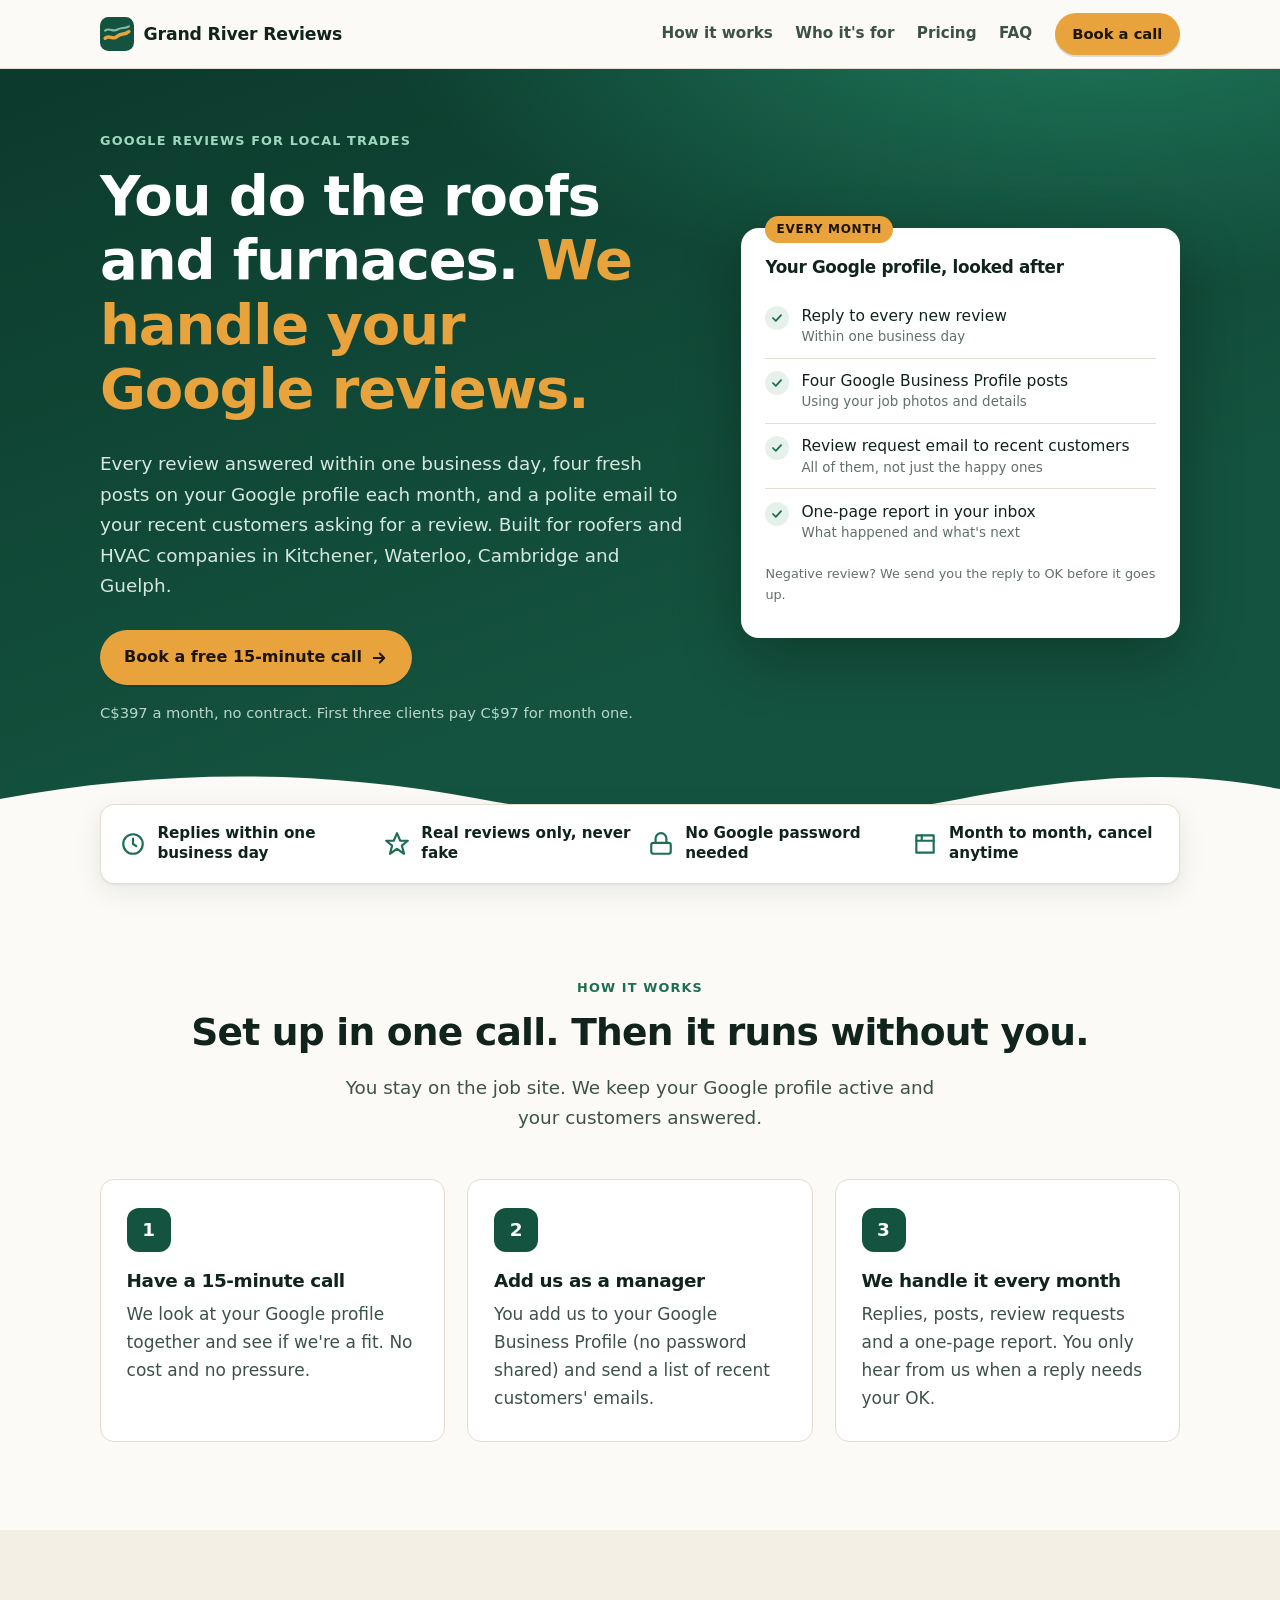
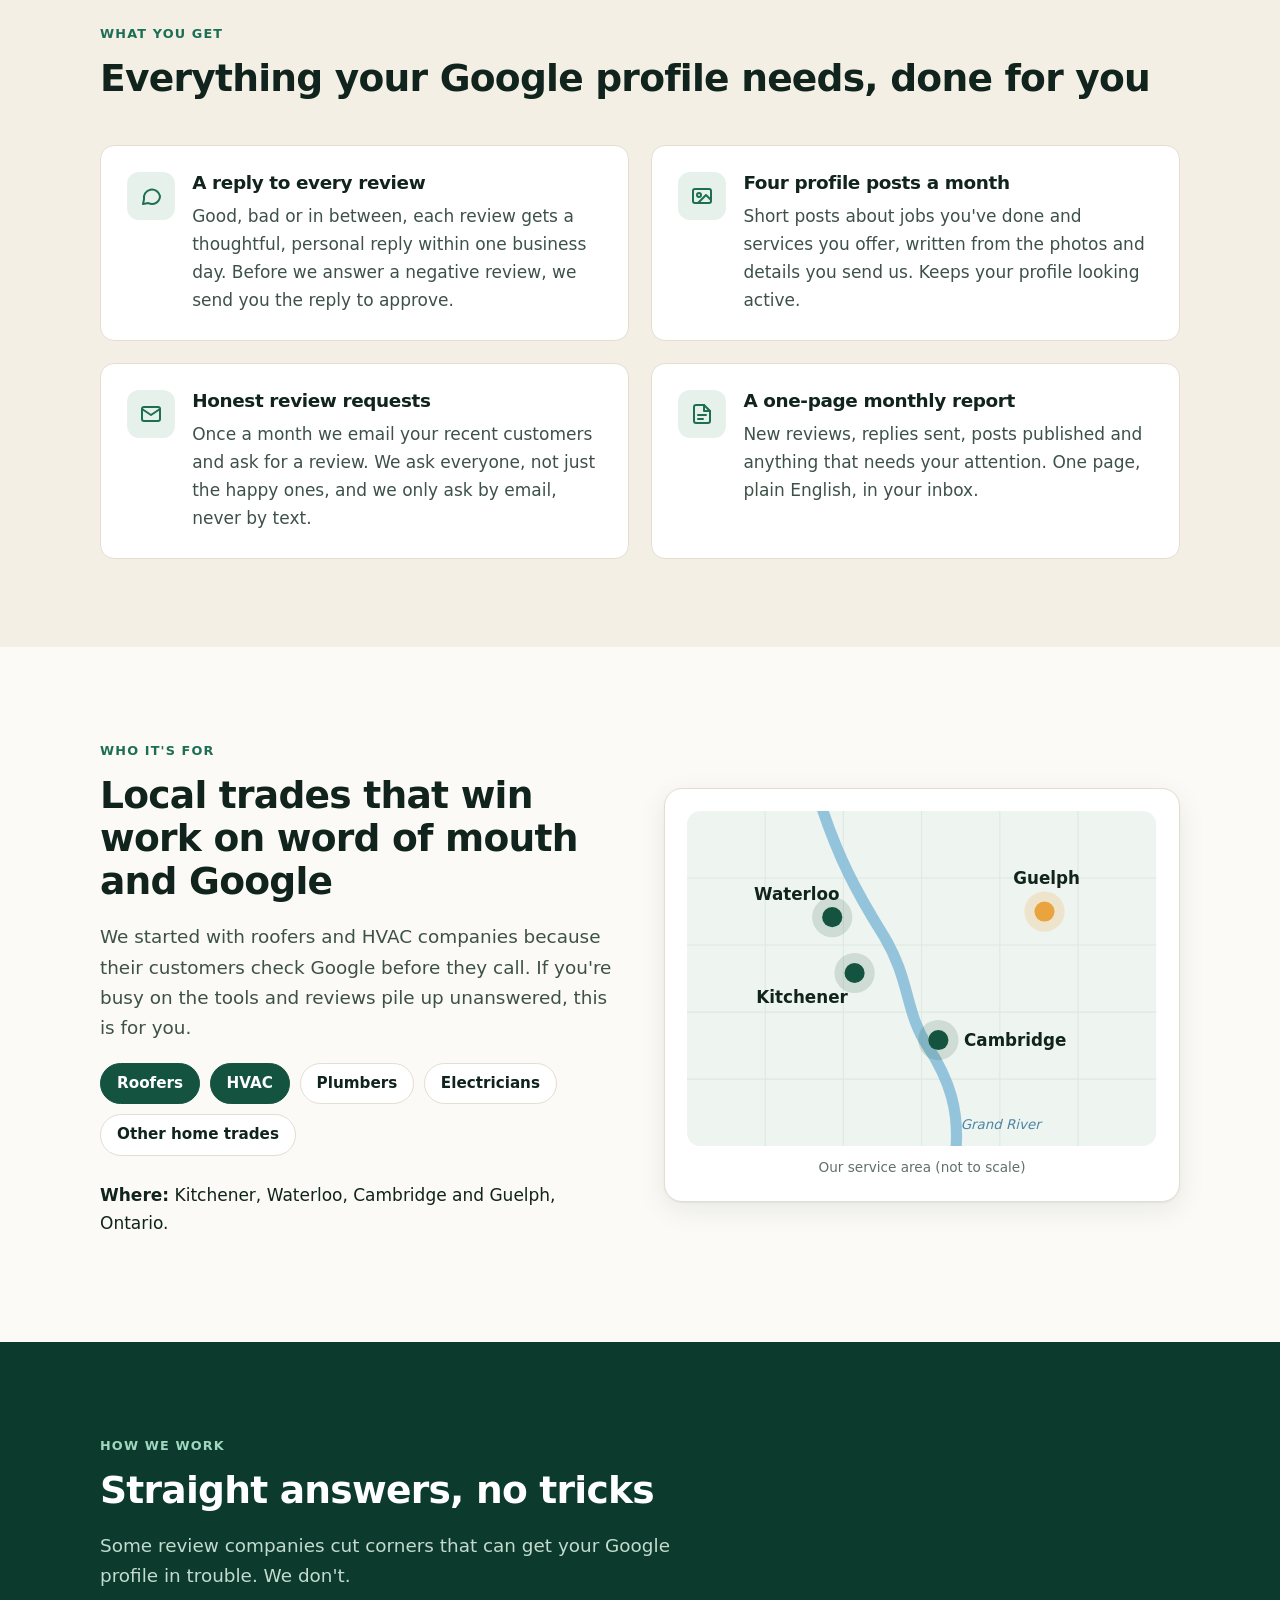
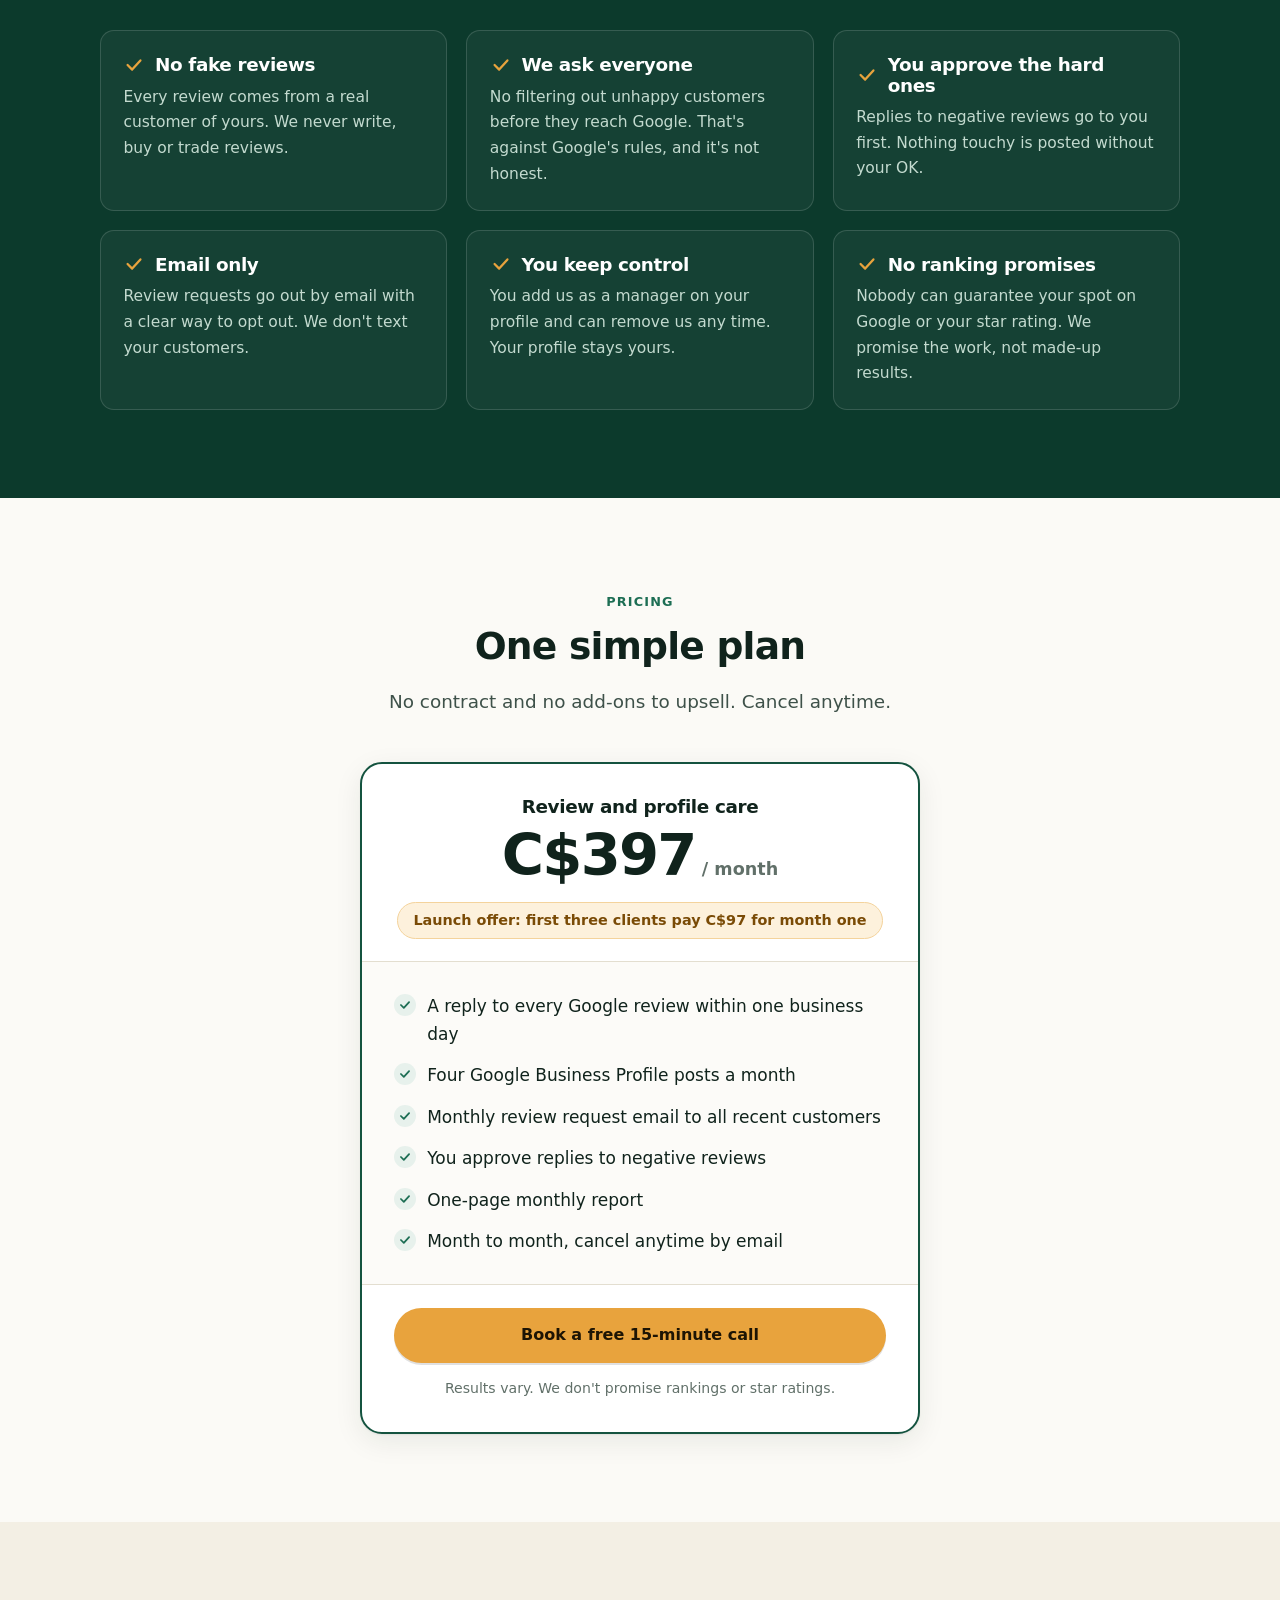
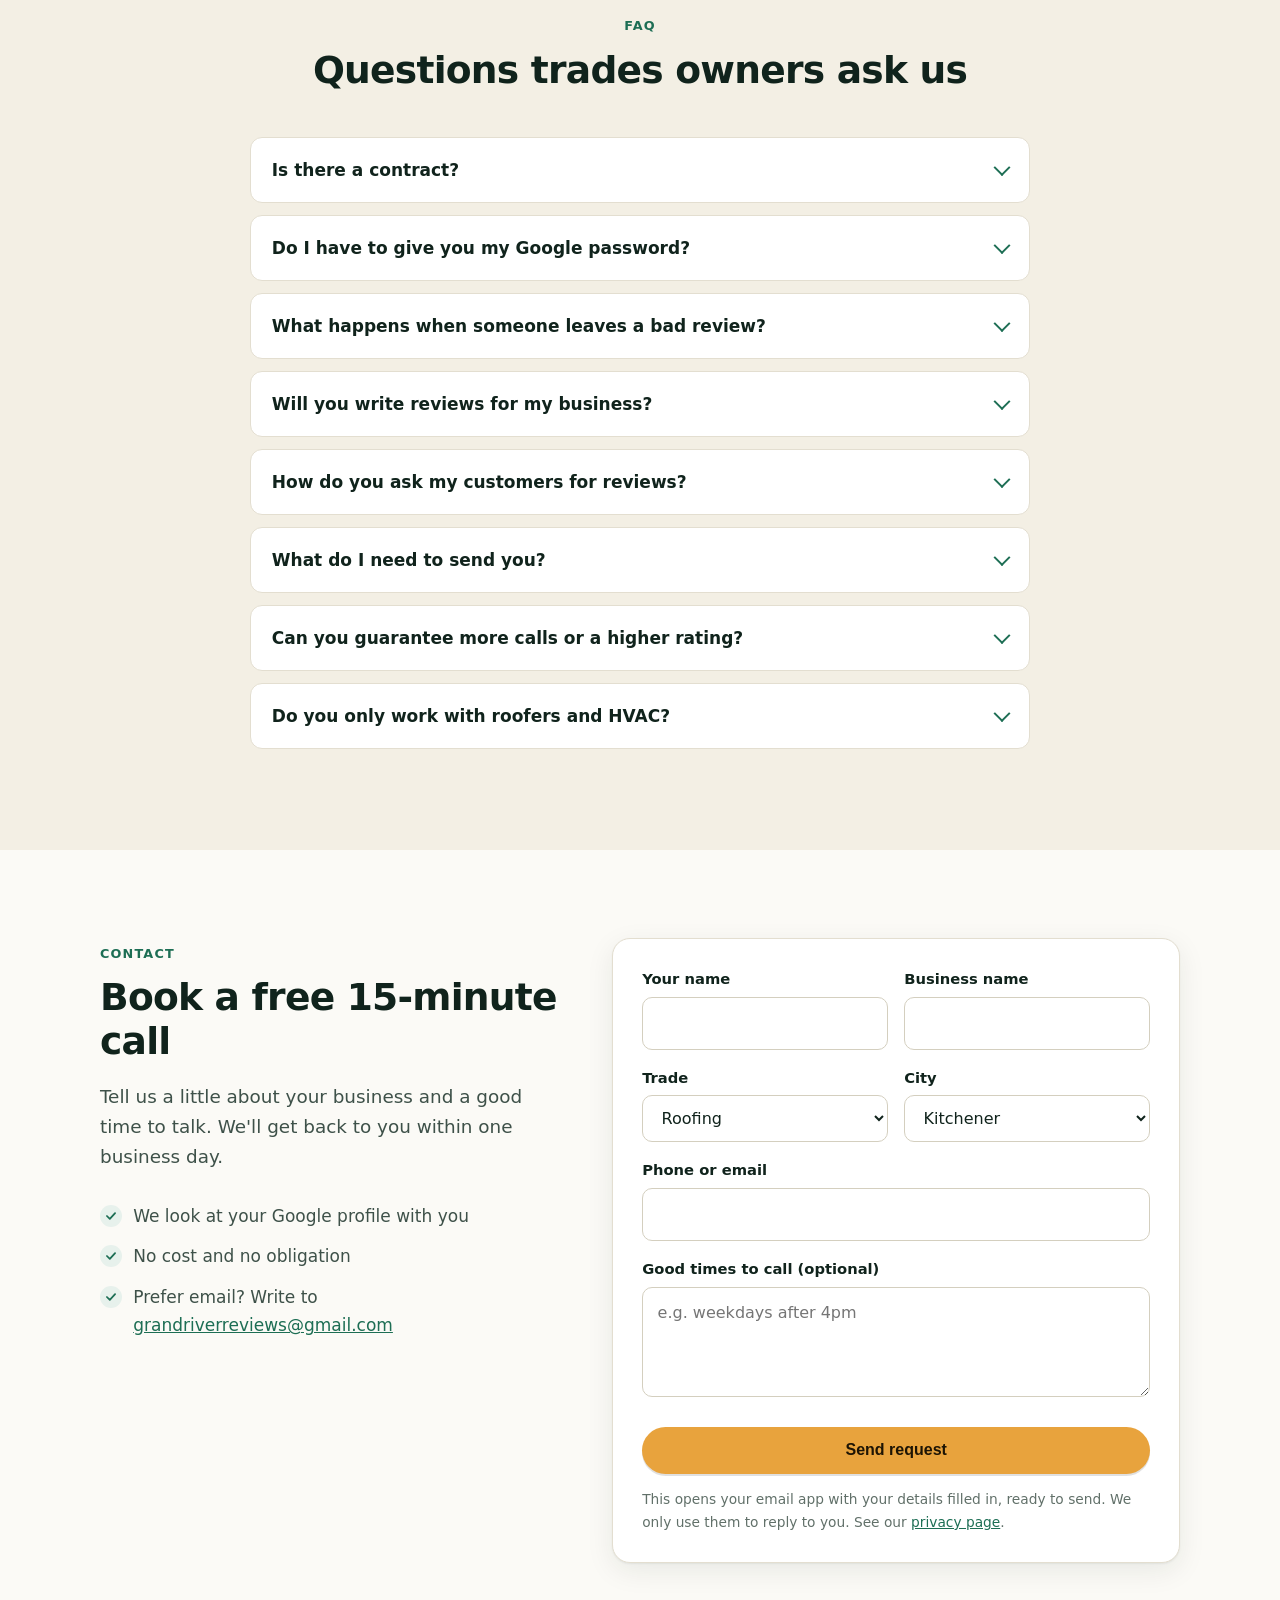
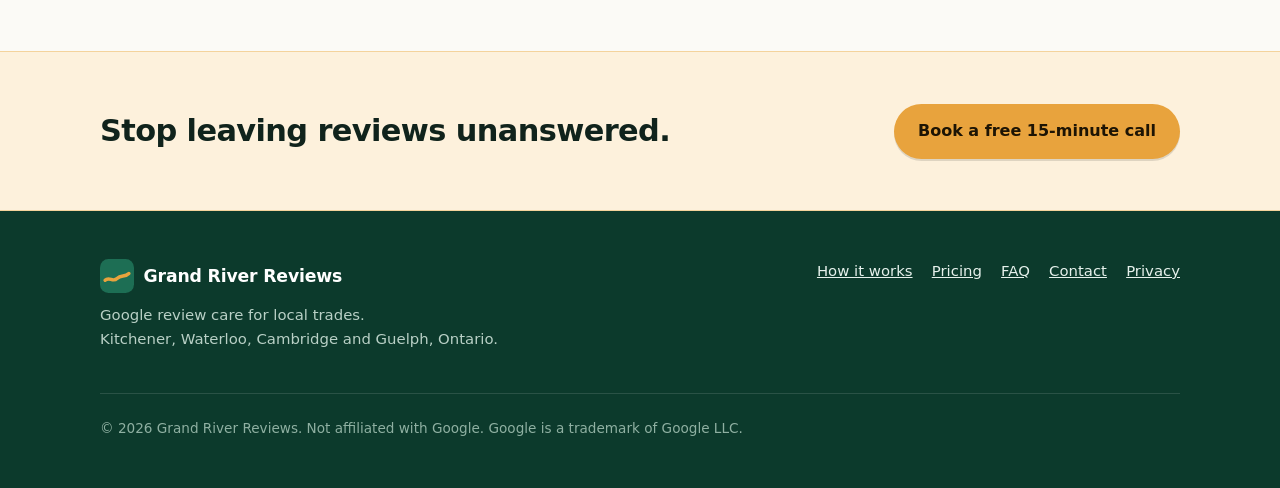
<file: index.html>
<!doctype html>
<html lang="en-CA">
<head>
<meta charset="utf-8">
<meta name="viewport" content="width=device-width, initial-scale=1">
<title>Grand River Reviews | Google review management for roofers and HVAC in Waterloo Region and Guelph</title>
<meta name="description" content="We reply to every Google review within one business day, post to your Google Business Profile four times a month, and email all your recent customers for a review. For roofers, HVAC and local trades in Kitchener, Waterloo, Cambridge and Guelph. C$397/month, no contract.">
<link rel="canonical" href="https://grandriverreviews.ca/">
<meta name="theme-color" content="#14533f">
<meta property="og:type" content="website">
<meta property="og:locale" content="en_CA">
<meta property="og:site_name" content="Grand River Reviews">
<meta property="og:url" content="https://grandriverreviews.ca/">
<meta property="og:title" content="Grand River Reviews: your Google reviews, handled">
<meta property="og:description" content="Review replies within one business day, four profile posts a month and honest review requests for local trades in Kitchener, Waterloo, Cambridge and Guelph.">
<link rel="icon" href="data:image/svg+xml,%3Csvg xmlns='http://www.w3.org/2000/svg' viewBox='0 0 40 40'%3E%3Crect width='40' height='40' rx='10' fill='%2314533f'/%3E%3Cpath d='M6 25c5-5 9 3 14-2s9-1 14-6' fill='none' stroke='%23e8a33d' stroke-width='4' stroke-linecap='round'/%3E%3C/svg%3E">
<link rel="stylesheet" href="style.css">
</head>
<body>
<a class="skip" href="#main">Skip to content</a>

<header class="site-header">
  <div class="wrap">
    <a class="brand" href="./" aria-label="Grand River Reviews home">
      <svg viewBox="0 0 40 40" aria-hidden="true"><rect width="40" height="40" rx="10" fill="#14533f"/><path d="M6 25c5-5 9 3 14-2s9-1 14-6" fill="none" stroke="#e8a33d" stroke-width="4" stroke-linecap="round"/><path d="M6 16c5-4 9 2 14-1s9-1 14-4" fill="none" stroke="#9fd8bf" stroke-width="2.5" stroke-linecap="round" opacity=".8"/></svg>
      Grand River Reviews
    </a>
    <nav class="nav" aria-label="Main">
      <a href="#how">How it works</a>
      <a href="#who">Who it's for</a>
      <a href="#pricing">Pricing</a>
      <a href="#faq">FAQ</a>
      <a class="btn btn-sm" href="#contact">Book a call</a>
    </nav>
  </div>
</header>

<main id="main">

<section class="hero" aria-labelledby="hero-title">
  <div class="wrap">
    <div>
      <span class="eyebrow">Google reviews for local trades</span>
      <h1 id="hero-title">You do the roofs and furnaces. <span>We handle your Google reviews.</span></h1>
      <p class="lead">Every review answered within one business day, four fresh posts on your Google profile each month, and a polite email to your recent customers asking for a review. Built for roofers and HVAC companies in Kitchener, Waterloo, Cambridge and Guelph.</p>
      <div class="hero-actions">
        <a class="btn" href="#contact">Book a free 15-minute call
          <svg width="18" height="18" viewBox="0 0 24 24" fill="none" stroke="currentColor" stroke-width="2.5" stroke-linecap="round" stroke-linejoin="round" aria-hidden="true"><path d="M5 12h14M13 6l6 6-6 6"/></svg></a>
      </div>
      <p class="hero-note">C$397 a month, no contract. First three clients pay C$97 for month one.</p>
    </div>

    <div class="month-card" aria-label="What we do for you each month">
      <span class="tag">Every month</span>
      <h3>Your Google profile, looked after</h3>
      <ul>
        <li><span class="tick"><svg viewBox="0 0 24 24" fill="none" stroke="currentColor" stroke-width="3" stroke-linecap="round" stroke-linejoin="round" aria-hidden="true"><path d="M5 12l5 5 9-10"/></svg></span><span>Reply to every new review<small>Within one business day</small></span></li>
        <li><span class="tick"><svg viewBox="0 0 24 24" fill="none" stroke="currentColor" stroke-width="3" stroke-linecap="round" stroke-linejoin="round" aria-hidden="true"><path d="M5 12l5 5 9-10"/></svg></span><span>Four Google Business Profile posts<small>Using your job photos and details</small></span></li>
        <li><span class="tick"><svg viewBox="0 0 24 24" fill="none" stroke="currentColor" stroke-width="3" stroke-linecap="round" stroke-linejoin="round" aria-hidden="true"><path d="M5 12l5 5 9-10"/></svg></span><span>Review request email to recent customers<small>All of them, not just the happy ones</small></span></li>
        <li><span class="tick"><svg viewBox="0 0 24 24" fill="none" stroke="currentColor" stroke-width="3" stroke-linecap="round" stroke-linejoin="round" aria-hidden="true"><path d="M5 12l5 5 9-10"/></svg></span><span>One-page report in your inbox<small>What happened and what's next</small></span></li>
      </ul>
      <p class="foot">Negative review? We send you the reply to OK before it goes up.</p>
    </div>
  </div>
  <svg class="hero-waves" viewBox="0 0 1440 70" preserveAspectRatio="none" aria-hidden="true"><path fill="currentColor" d="M0 40c180-30 360-30 540 0s360 30 540 0 270-25 360-10v40H0z"/></svg>
</section>

<div class="facts">
  <div class="wrap">
    <ul>
      <li><svg viewBox="0 0 24 24" fill="none" stroke="currentColor" stroke-width="2" stroke-linecap="round" stroke-linejoin="round" aria-hidden="true"><circle cx="12" cy="12" r="9"/><path d="M12 7v5l3 2"/></svg>Replies within one business day</li>
      <li><svg viewBox="0 0 24 24" fill="none" stroke="currentColor" stroke-width="2" stroke-linecap="round" stroke-linejoin="round" aria-hidden="true"><path d="M12 2l3 7h7l-5.5 4.5 2 7.5L12 16.5 5.5 21l2-7.5L2 9h7z"/></svg>Real reviews only, never fake</li>
      <li><svg viewBox="0 0 24 24" fill="none" stroke="currentColor" stroke-width="2" stroke-linecap="round" stroke-linejoin="round" aria-hidden="true"><rect x="3" y="11" width="18" height="10" rx="2"/><path d="M7 11V7a5 5 0 0 1 10 0v4"/></svg>No Google password needed</li>
      <li><svg viewBox="0 0 24 24" fill="none" stroke="currentColor" stroke-width="2" stroke-linecap="round" stroke-linejoin="round" aria-hidden="true"><path d="M4 4h16v16H4z"/><path d="M4 9h16M9 4v5"/></svg>Month to month, cancel anytime</li>
    </ul>
  </div>
</div>

<section id="how" aria-labelledby="how-title">
  <div class="wrap">
    <div class="section-head center">
      <span class="eyebrow">How it works</span>
      <h2 id="how-title">Set up in one call. Then it runs without you.</h2>
      <p class="lead">You stay on the job site. We keep your Google profile active and your customers answered.</p>
    </div>
    <ol class="steps">
      <li><h3>Have a 15-minute call</h3><p>We look at your Google profile together and see if we're a fit. No cost and no pressure.</p></li>
      <li><h3>Add us as a manager</h3><p>You add us to your Google Business Profile (no password shared) and send a list of recent customers' emails.</p></li>
      <li><h3>We handle it every month</h3><p>Replies, posts, review requests and a one-page report. You only hear from us when a reply needs your OK.</p></li>
    </ol>
  </div>
</section>

<section class="alt" aria-labelledby="get-title">
  <div class="wrap">
    <div class="section-head">
      <span class="eyebrow">What you get</span>
      <h2 id="get-title">Everything your Google profile needs, done for you</h2>
    </div>
    <div class="features">
      <div class="feature"><span class="ic"><svg viewBox="0 0 24 24" fill="none" stroke="currentColor" stroke-width="2" stroke-linecap="round" stroke-linejoin="round" aria-hidden="true"><path d="M21 12a8 8 0 0 1-11.6 7.1L4 20l1-4.6A8 8 0 1 1 21 12z"/></svg></span>
        <div><h3>A reply to every review</h3><p>Good, bad or in between, each review gets a thoughtful, personal reply within one business day. Before we answer a negative review, we send you the reply to approve.</p></div></div>
      <div class="feature"><span class="ic"><svg viewBox="0 0 24 24" fill="none" stroke="currentColor" stroke-width="2" stroke-linecap="round" stroke-linejoin="round" aria-hidden="true"><rect x="3" y="5" width="18" height="14" rx="2"/><circle cx="9" cy="11" r="2"/><path d="M21 16l-5-5-8 8"/></svg></span>
        <div><h3>Four profile posts a month</h3><p>Short posts about jobs you've done and services you offer, written from the photos and details you send us. Keeps your profile looking active.</p></div></div>
      <div class="feature"><span class="ic"><svg viewBox="0 0 24 24" fill="none" stroke="currentColor" stroke-width="2" stroke-linecap="round" stroke-linejoin="round" aria-hidden="true"><rect x="3" y="5" width="18" height="14" rx="2"/><path d="M3 7l9 6 9-6"/></svg></span>
        <div><h3>Honest review requests</h3><p>Once a month we email your recent customers and ask for a review. We ask everyone, not just the happy ones, and we only ask by email, never by text.</p></div></div>
      <div class="feature"><span class="ic"><svg viewBox="0 0 24 24" fill="none" stroke="currentColor" stroke-width="2" stroke-linecap="round" stroke-linejoin="round" aria-hidden="true"><path d="M14 3H6a2 2 0 0 0-2 2v14a2 2 0 0 0 2 2h12a2 2 0 0 0 2-2V9z"/><path d="M14 3v6h6M8 13h8M8 17h5"/></svg></span>
        <div><h3>A one-page monthly report</h3><p>New reviews, replies sent, posts published and anything that needs your attention. One page, plain English, in your inbox.</p></div></div>
    </div>
  </div>
</section>

<section id="who" aria-labelledby="who-title">
  <div class="wrap who">
    <div>
      <span class="eyebrow">Who it's for</span>
      <h2 id="who-title">Local trades that win work on word of mouth and Google</h2>
      <p class="lead">We started with roofers and HVAC companies because their customers check Google before they call. If you're busy on the tools and reviews pile up unanswered, this is for you.</p>
      <ul class="chips" aria-label="Trades we work with">
        <li class="on">Roofers</li><li class="on">HVAC</li><li>Plumbers</li><li>Electricians</li><li>Other home trades</li>
      </ul>
      <p><strong>Where:</strong> Kitchener, Waterloo, Cambridge and Guelph, Ontario.</p>
    </div>
    <figure class="map-card" style="margin:0">
      <svg viewBox="0 0 420 300" role="img" aria-labelledby="map-t">
        <title id="map-t">Service area: Waterloo, Kitchener, Cambridge and Guelph along the Grand River</title>
        <rect width="420" height="300" rx="12" fill="#eef4ef"/>
        <g stroke="#dfe9e2" stroke-width="1">
          <path d="M0 60h420M0 120h420M0 180h420M0 240h420M70 0v300M140 0v300M210 0v300M280 0v300M350 0v300"/>
        </g>
        <path d="M120 -5C135 40 150 70 175 110s20 70 40 100 30 60 25 100" fill="none" stroke="#7fb8d6" stroke-width="10" stroke-linecap="round" opacity=".8"/>
        <text x="245" y="285" font-size="12" fill="#4b86a6" font-style="italic" font-family="system-ui,sans-serif">Grand River</text>
        <g font-family="system-ui,sans-serif" font-weight="700" font-size="15" fill="#10231c">
          <circle cx="130" cy="95" r="9" fill="#14533f"/><circle cx="130" cy="95" r="18" fill="#14533f" opacity=".15"/><text x="60" y="80">Waterloo</text>
          <circle cx="150" cy="145" r="9" fill="#14533f"/><circle cx="150" cy="145" r="18" fill="#14533f" opacity=".15"/><text x="62" y="172">Kitchener</text>
          <circle cx="225" cy="205" r="9" fill="#14533f"/><circle cx="225" cy="205" r="18" fill="#14533f" opacity=".15"/><text x="248" y="210">Cambridge</text>
          <circle cx="320" cy="90" r="9" fill="#e8a33d"/><circle cx="320" cy="90" r="18" fill="#e8a33d" opacity=".2"/><text x="292" y="65">Guelph</text>
        </g>
      </svg>
      <figcaption>Our service area (not to scale)</figcaption>
    </figure>
  </div>
</section>

<section class="promises" aria-labelledby="prom-title">
  <div class="wrap">
    <span class="eyebrow">How we work</span>
    <h2 id="prom-title">Straight answers, no tricks</h2>
    <p class="lead" style="color:#c3dacf">Some review companies cut corners that can get your Google profile in trouble. We don't.</p>
    <div class="promise-grid">
      <div class="promise"><h3><svg viewBox="0 0 24 24" fill="none" stroke="currentColor" stroke-width="2.5" stroke-linecap="round" stroke-linejoin="round" aria-hidden="true"><path d="M5 12l5 5 9-10"/></svg>No fake reviews</h3><p>Every review comes from a real customer of yours. We never write, buy or trade reviews.</p></div>
      <div class="promise"><h3><svg viewBox="0 0 24 24" fill="none" stroke="currentColor" stroke-width="2.5" stroke-linecap="round" stroke-linejoin="round" aria-hidden="true"><path d="M5 12l5 5 9-10"/></svg>We ask everyone</h3><p>No filtering out unhappy customers before they reach Google. That's against Google's rules, and it's not honest.</p></div>
      <div class="promise"><h3><svg viewBox="0 0 24 24" fill="none" stroke="currentColor" stroke-width="2.5" stroke-linecap="round" stroke-linejoin="round" aria-hidden="true"><path d="M5 12l5 5 9-10"/></svg>You approve the hard ones</h3><p>Replies to negative reviews go to you first. Nothing touchy is posted without your OK.</p></div>
      <div class="promise"><h3><svg viewBox="0 0 24 24" fill="none" stroke="currentColor" stroke-width="2.5" stroke-linecap="round" stroke-linejoin="round" aria-hidden="true"><path d="M5 12l5 5 9-10"/></svg>Email only</h3><p>Review requests go out by email with a clear way to opt out. We don't text your customers.</p></div>
      <div class="promise"><h3><svg viewBox="0 0 24 24" fill="none" stroke="currentColor" stroke-width="2.5" stroke-linecap="round" stroke-linejoin="round" aria-hidden="true"><path d="M5 12l5 5 9-10"/></svg>You keep control</h3><p>You add us as a manager on your profile and can remove us any time. Your profile stays yours.</p></div>
      <div class="promise"><h3><svg viewBox="0 0 24 24" fill="none" stroke="currentColor" stroke-width="2.5" stroke-linecap="round" stroke-linejoin="round" aria-hidden="true"><path d="M5 12l5 5 9-10"/></svg>No ranking promises</h3><p>Nobody can guarantee your spot on Google or your star rating. We promise the work, not made-up results.</p></div>
    </div>
  </div>
</section>

<section id="pricing" aria-labelledby="price-title">
  <div class="wrap">
    <div class="section-head center">
      <span class="eyebrow">Pricing</span>
      <h2 id="price-title">One simple plan</h2>
      <p class="lead">No contract and no add-ons to upsell. Cancel anytime.</p>
    </div>
    <div class="price-card">
      <div class="price-top">
        <h3 style="margin:0">Review and profile care</h3>
        <p class="price">C$397<small> / month</small></p>
        <span class="offer">Launch offer: first three clients pay C$97 for month one</span>
      </div>
      <ul class="price-list">
        <li><span class="tick"><svg viewBox="0 0 24 24" fill="none" stroke="currentColor" stroke-width="3" stroke-linecap="round" stroke-linejoin="round" aria-hidden="true"><path d="M5 12l5 5 9-10"/></svg></span>A reply to every Google review within one business day</li>
        <li><span class="tick"><svg viewBox="0 0 24 24" fill="none" stroke="currentColor" stroke-width="3" stroke-linecap="round" stroke-linejoin="round" aria-hidden="true"><path d="M5 12l5 5 9-10"/></svg></span>Four Google Business Profile posts a month</li>
        <li><span class="tick"><svg viewBox="0 0 24 24" fill="none" stroke="currentColor" stroke-width="3" stroke-linecap="round" stroke-linejoin="round" aria-hidden="true"><path d="M5 12l5 5 9-10"/></svg></span>Monthly review request email to all recent customers</li>
        <li><span class="tick"><svg viewBox="0 0 24 24" fill="none" stroke="currentColor" stroke-width="3" stroke-linecap="round" stroke-linejoin="round" aria-hidden="true"><path d="M5 12l5 5 9-10"/></svg></span>You approve replies to negative reviews</li>
        <li><span class="tick"><svg viewBox="0 0 24 24" fill="none" stroke="currentColor" stroke-width="3" stroke-linecap="round" stroke-linejoin="round" aria-hidden="true"><path d="M5 12l5 5 9-10"/></svg></span>One-page monthly report</li>
        <li><span class="tick"><svg viewBox="0 0 24 24" fill="none" stroke="currentColor" stroke-width="3" stroke-linecap="round" stroke-linejoin="round" aria-hidden="true"><path d="M5 12l5 5 9-10"/></svg></span>Month to month, cancel anytime by email</li>
      </ul>
      <div class="price-cta">
        <a class="btn" href="#contact">Book a free 15-minute call</a>
        <p class="fine">Results vary. We don't promise rankings or star ratings.</p>
      </div>
    </div>
  </div>
</section>

<section id="faq" class="alt" aria-labelledby="faq-title">
  <div class="wrap">
    <div class="section-head center">
      <span class="eyebrow">FAQ</span>
      <h2 id="faq-title">Questions trades owners ask us</h2>
    </div>
    <div class="faq">
      <details><summary>Is there a contract?</summary><p>No. It's month to month. Cancel anytime by email and we stop at the end of your current paid month.</p></details>
      <details><summary>Do I have to give you my Google password?</summary><p>No. You add us as a manager on your Google Business Profile, which takes about two minutes. You can remove us any time.</p></details>
      <details><summary>What happens when someone leaves a bad review?</summary><p>We write a calm, professional reply and send it to you first. It only goes up once you've OK'd it. Positive and neutral reviews are answered directly, within one business day.</p></details>
      <details><summary>Will you write reviews for my business?</summary><p>No, never. Fake reviews break Google's rules and can get a profile suspended. Every review you get comes from a real customer.</p></details>
      <details><summary>How do you ask my customers for reviews?</summary><p>Once a month we send a short, friendly email to the recent customers on the list you give us. We ask all of them, and every email has a clear way to opt out. We don't send texts.</p></details>
      <details><summary>What do I need to send you?</summary><p>A list of recent customers' names and emails each month, plus any job photos you're happy to share for posts. That's it.</p></details>
      <details><summary>Can you guarantee more calls or a higher rating?</summary><p>No one honestly can. What we guarantee is the work: every review answered, four posts a month, and review requests going out. Results vary.</p></details>
      <details><summary>Do you only work with roofers and HVAC?</summary><p>That's where we started, but we're happy to talk with any local trade in Kitchener, Waterloo, Cambridge or Guelph.</p></details>
    </div>
  </div>
</section>

<section id="contact" aria-labelledby="contact-title">
  <div class="wrap contact">
    <div class="contact-aside">
      <span class="eyebrow">Contact</span>
      <h2 id="contact-title">Book a free 15-minute call</h2>
      <p class="lead">Tell us a little about your business and a good time to talk. We'll get back to you within one business day.</p>
      <ul>
        <li><span class="tick"><svg viewBox="0 0 24 24" fill="none" stroke="currentColor" stroke-width="3" stroke-linecap="round" stroke-linejoin="round" aria-hidden="true"><path d="M5 12l5 5 9-10"/></svg></span>We look at your Google profile with you</li>
        <li><span class="tick"><svg viewBox="0 0 24 24" fill="none" stroke="currentColor" stroke-width="3" stroke-linecap="round" stroke-linejoin="round" aria-hidden="true"><path d="M5 12l5 5 9-10"/></svg></span>No cost and no obligation</li>
        <li><span class="tick"><svg viewBox="0 0 24 24" fill="none" stroke="currentColor" stroke-width="3" stroke-linecap="round" stroke-linejoin="round" aria-hidden="true"><path d="M5 12l5 5 9-10"/></svg></span><span>Prefer email? Write to <a class="biz-email" href="mailto:grandriverreviews@gmail.com">grandriverreviews@gmail.com</a></span></li>
      </ul>
    </div>
    <form class="card" id="book" action="mailto:grandriverreviews@gmail.com" method="post" enctype="text/plain">
      <div class="row2">
        <div class="field"><label for="f-name">Your name</label><input id="f-name" name="name" autocomplete="name" required></div>
        <div class="field"><label for="f-biz">Business name</label><input id="f-biz" name="business" autocomplete="organization" required></div>
      </div>
      <div class="row2">
        <div class="field"><label for="f-trade">Trade</label>
          <select id="f-trade" name="trade"><option>Roofing</option><option>HVAC</option><option>Plumbing</option><option>Electrical</option><option>Other</option></select></div>
        <div class="field"><label for="f-city">City</label>
          <select id="f-city" name="city"><option>Kitchener</option><option>Waterloo</option><option>Cambridge</option><option>Guelph</option><option>Other</option></select></div>
      </div>
      <div class="field"><label for="f-phone">Phone or email</label><input id="f-phone" name="contact" autocomplete="tel" required></div>
      <div class="field"><label for="f-msg">Good times to call (optional)</label><textarea id="f-msg" name="message" placeholder="e.g. weekdays after 4pm"></textarea></div>
      <button class="btn" type="submit">Send request</button>
      <p class="form-note">This opens your email app with your details filled in, ready to send. We only use them to reply to you. See our <a href="privacy.html">privacy page</a>.</p>
    </form>
  </div>
</section>

<div class="cta-band">
  <div class="wrap">
    <h2>Stop leaving reviews unanswered.</h2>
    <a class="btn" href="#contact">Book a free 15-minute call</a>
  </div>
</div>

</main>

<footer class="site-footer">
  <div class="wrap">
    <div>
      <a class="brand" href="./"><svg viewBox="0 0 40 40" aria-hidden="true" width="30" height="30"><rect width="40" height="40" rx="10" fill="#1d6e54"/><path d="M6 25c5-5 9 3 14-2s9-1 14-6" fill="none" stroke="#e8a33d" stroke-width="4" stroke-linecap="round"/></svg>Grand River Reviews</a>
      <p style="margin:0">Google review care for local trades.<br>Kitchener, Waterloo, Cambridge and Guelph, Ontario.</p>
    </div>
    <nav aria-label="Footer">
      <a href="#how">How it works</a><a href="#pricing">Pricing</a><a href="#faq">FAQ</a><a href="#contact">Contact</a><a href="privacy.html">Privacy</a>
    </nav>
    <p class="legal">&copy; 2026 Grand River Reviews. Not affiliated with Google. Google is a trademark of Google LLC.</p>
  </div>
</footer>

<script>
(function(){
  var f=document.getElementById('book');if(!f)return;
  f.addEventListener('submit',function(e){
    e.preventDefault();
    var v=function(id){return (document.getElementById(id).value||'').trim();};
    var to=f.getAttribute('action').replace('mailto:','');
    var subject='Call request: '+v('f-biz');
    var body='Name: '+v('f-name')+'\nBusiness: '+v('f-biz')+'\nTrade: '+v('f-trade')+'\nCity: '+v('f-city')+'\nPhone or email: '+v('f-phone')+'\nGood times to call: '+v('f-msg');
    window.location.href='mailto:'+to+'?subject='+encodeURIComponent(subject)+'&body='+encodeURIComponent(body);
  });
})();
</script>
</body>
</html>
</file>
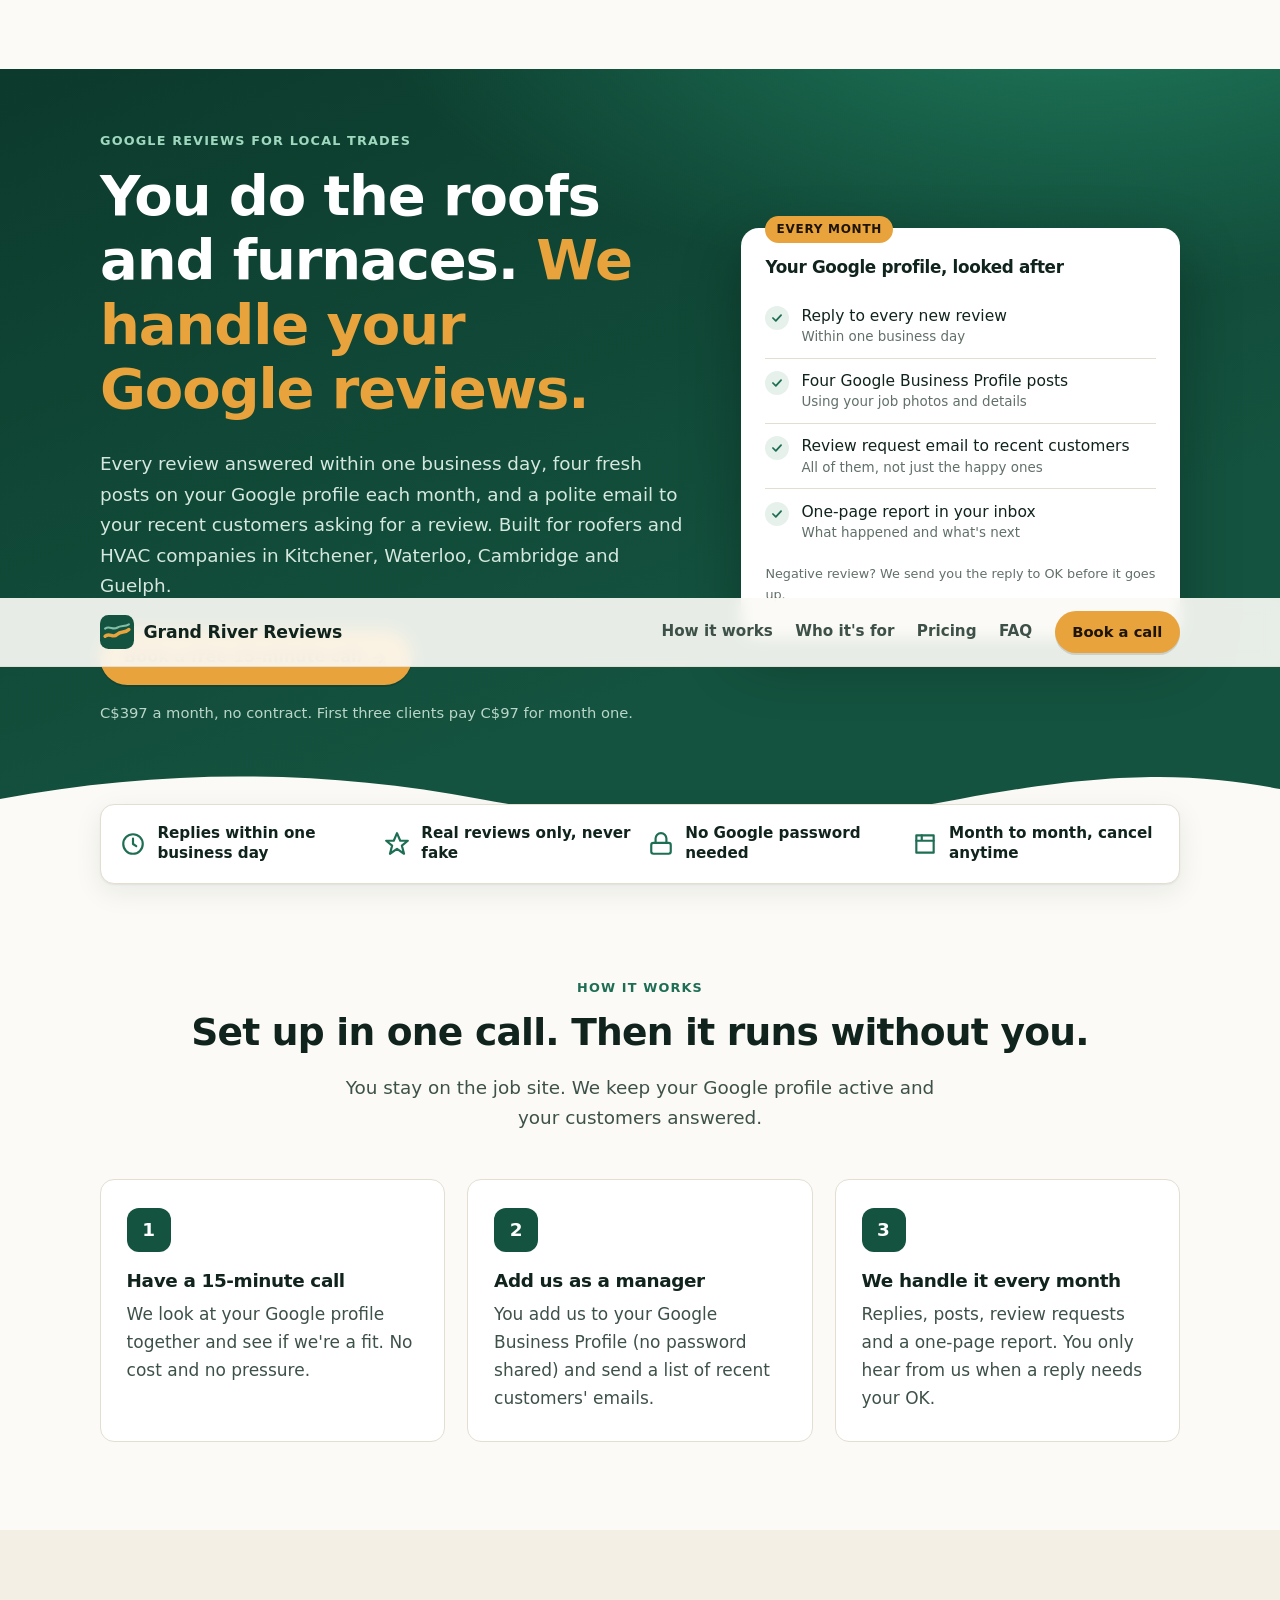
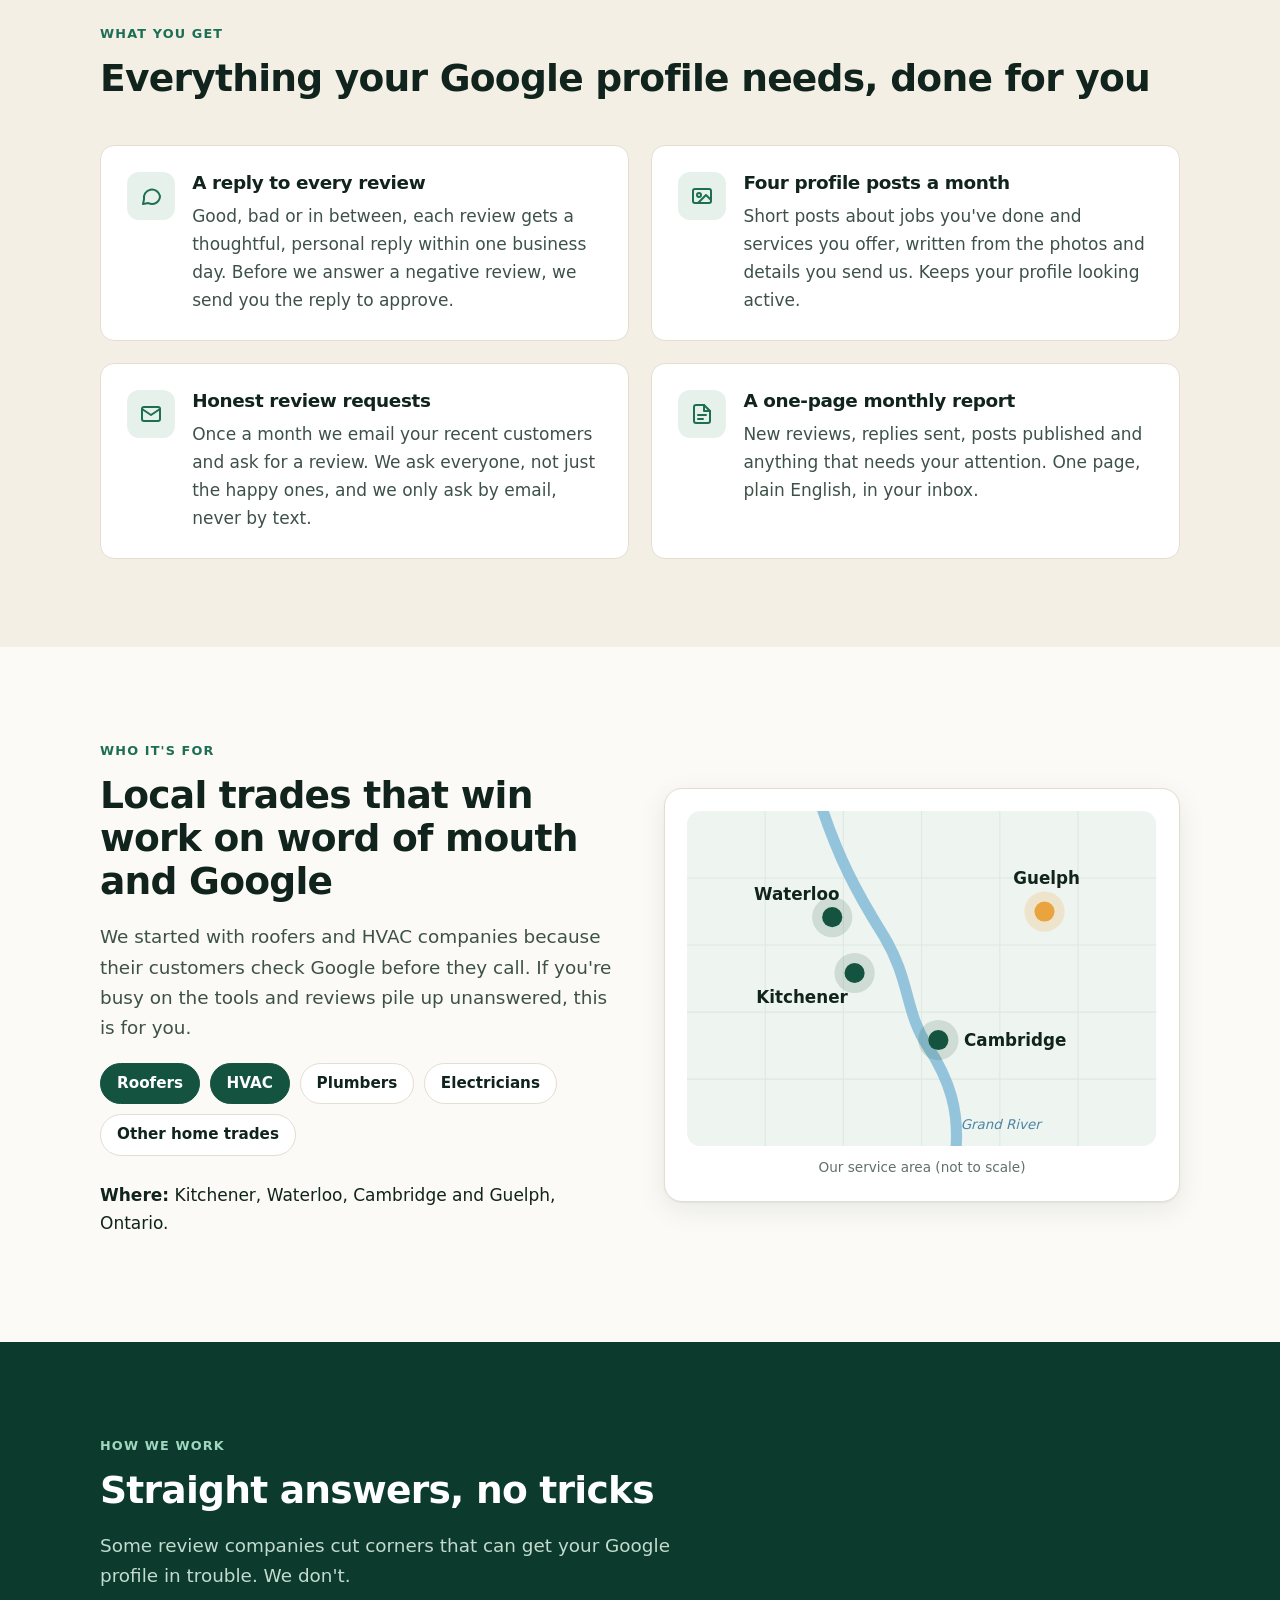
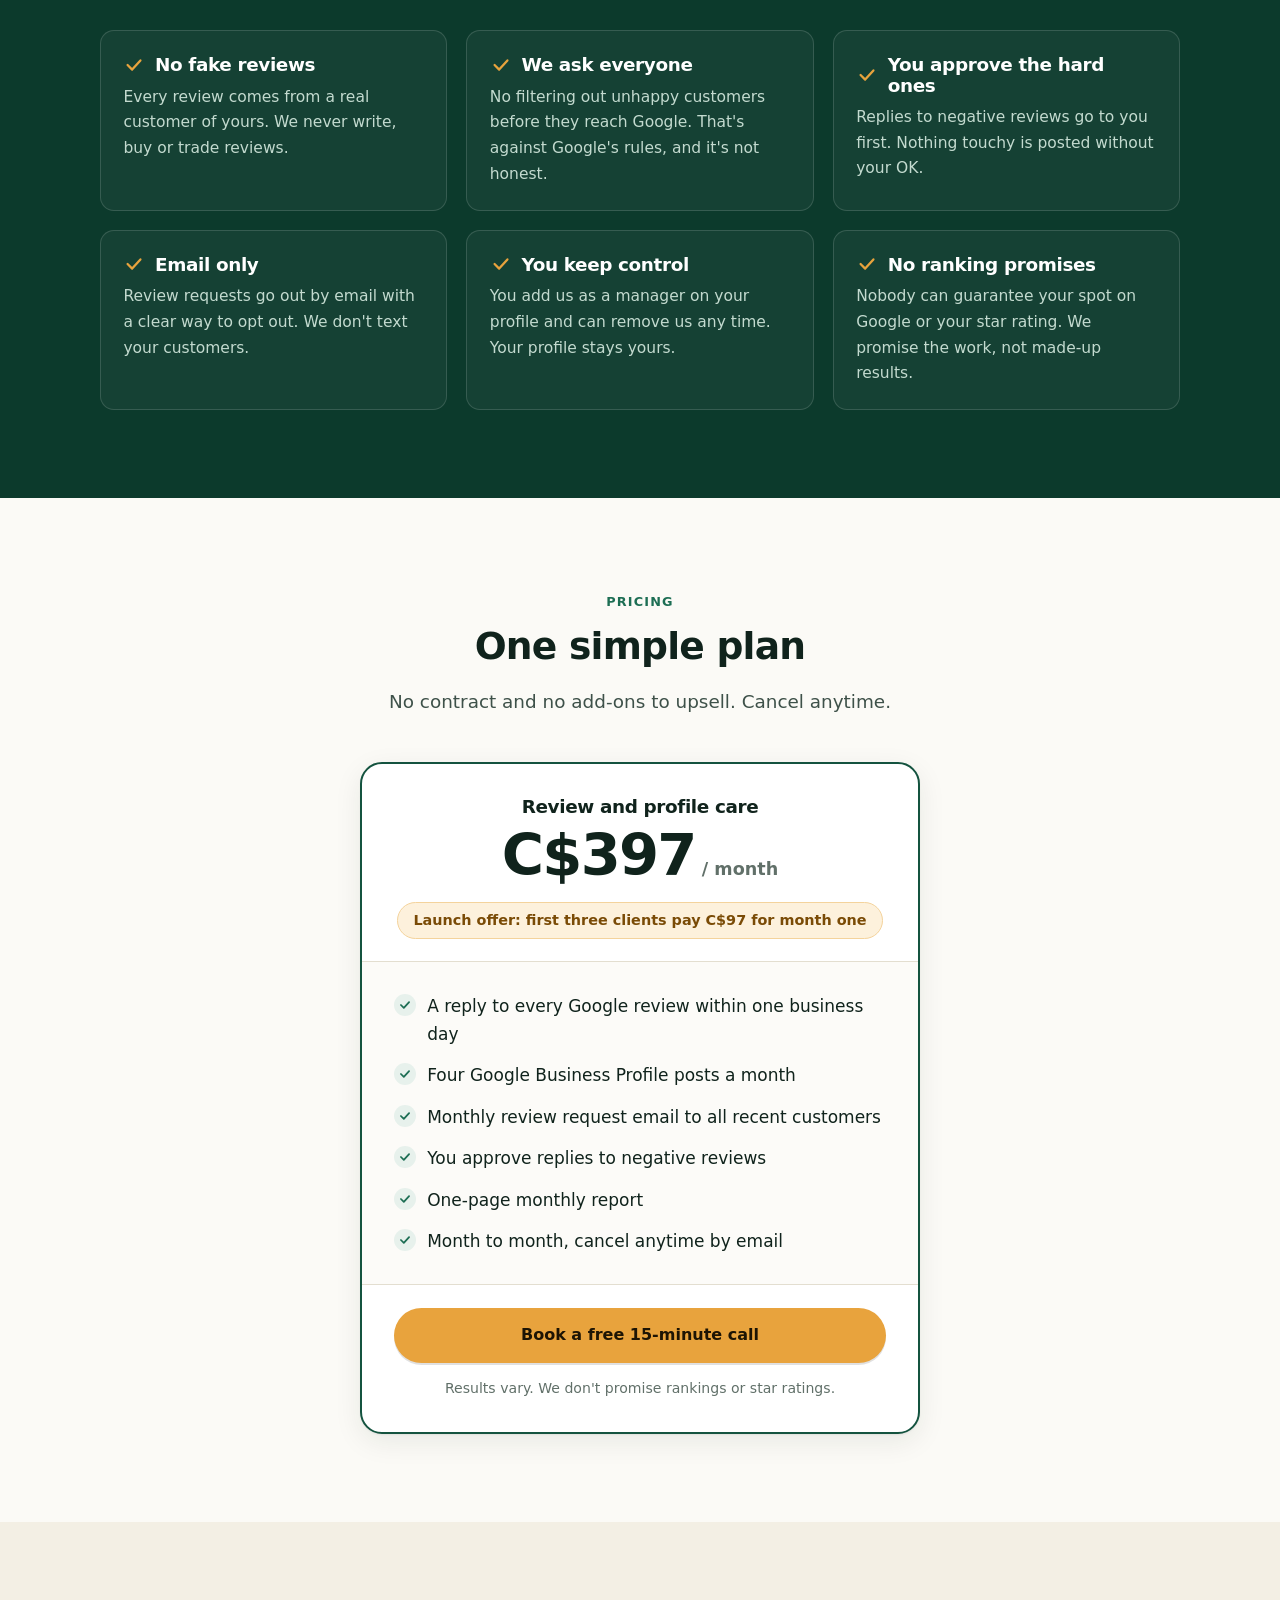
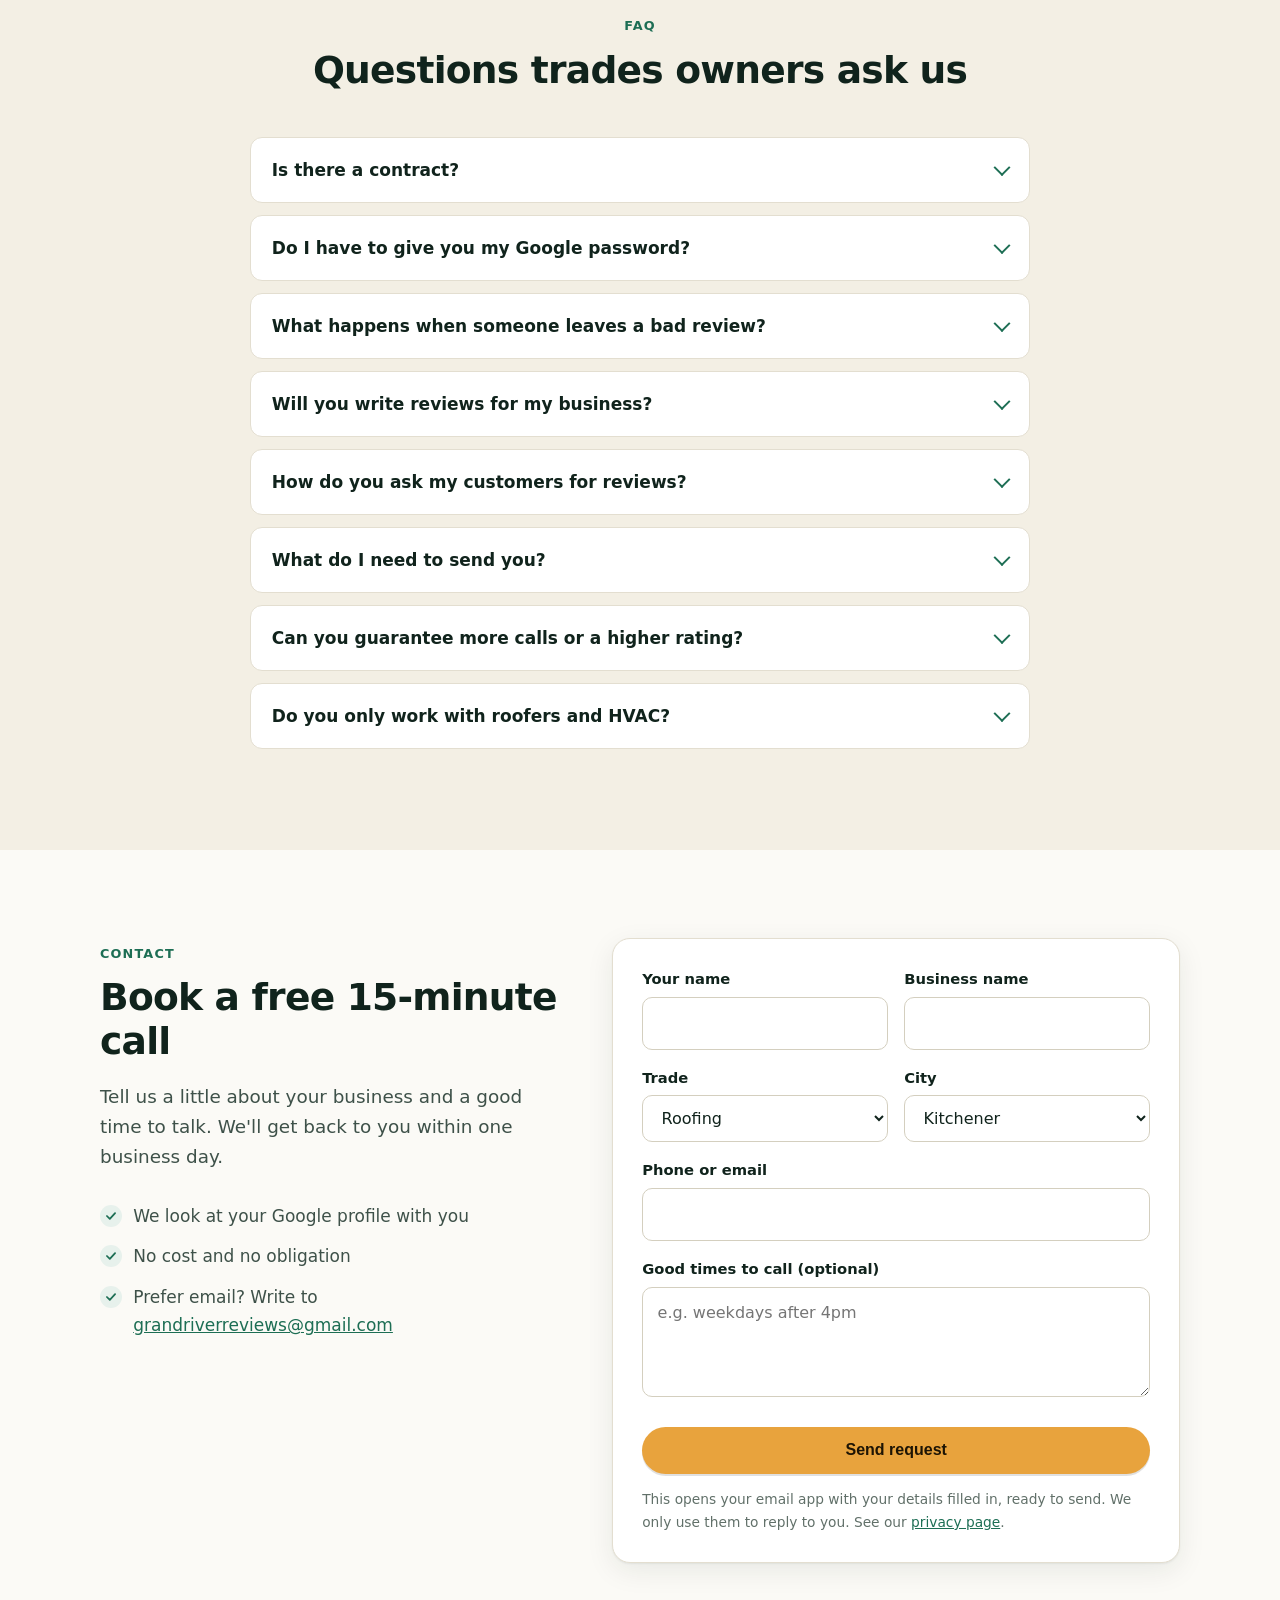
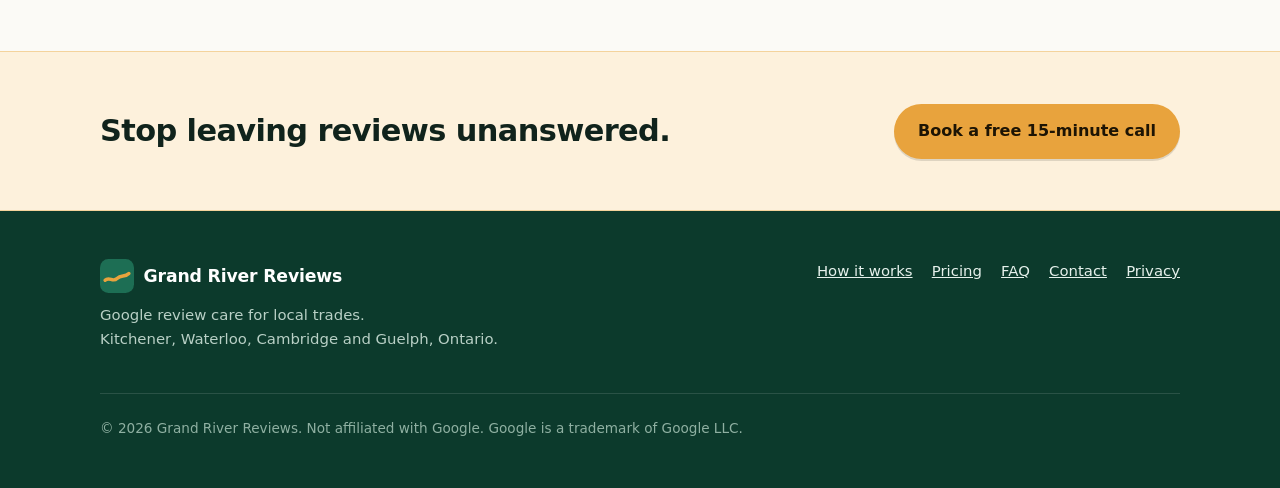
<file: how-it-works.html>
<!doctype html>
<html lang="en-CA">
<head>
<meta charset="utf-8">
<meta name="viewport" content="width=device-width, initial-scale=1">
<title>How it works | Grand River Reviews</title>
<meta http-equiv="refresh" content="0; url=./#how">
<link rel="canonical" href="https://grandriverreviews.ca/#how">
</head>
<body><p>This page has moved. <a href="./#how">Go to How it works</a>.</p></body>
</html>
</file>
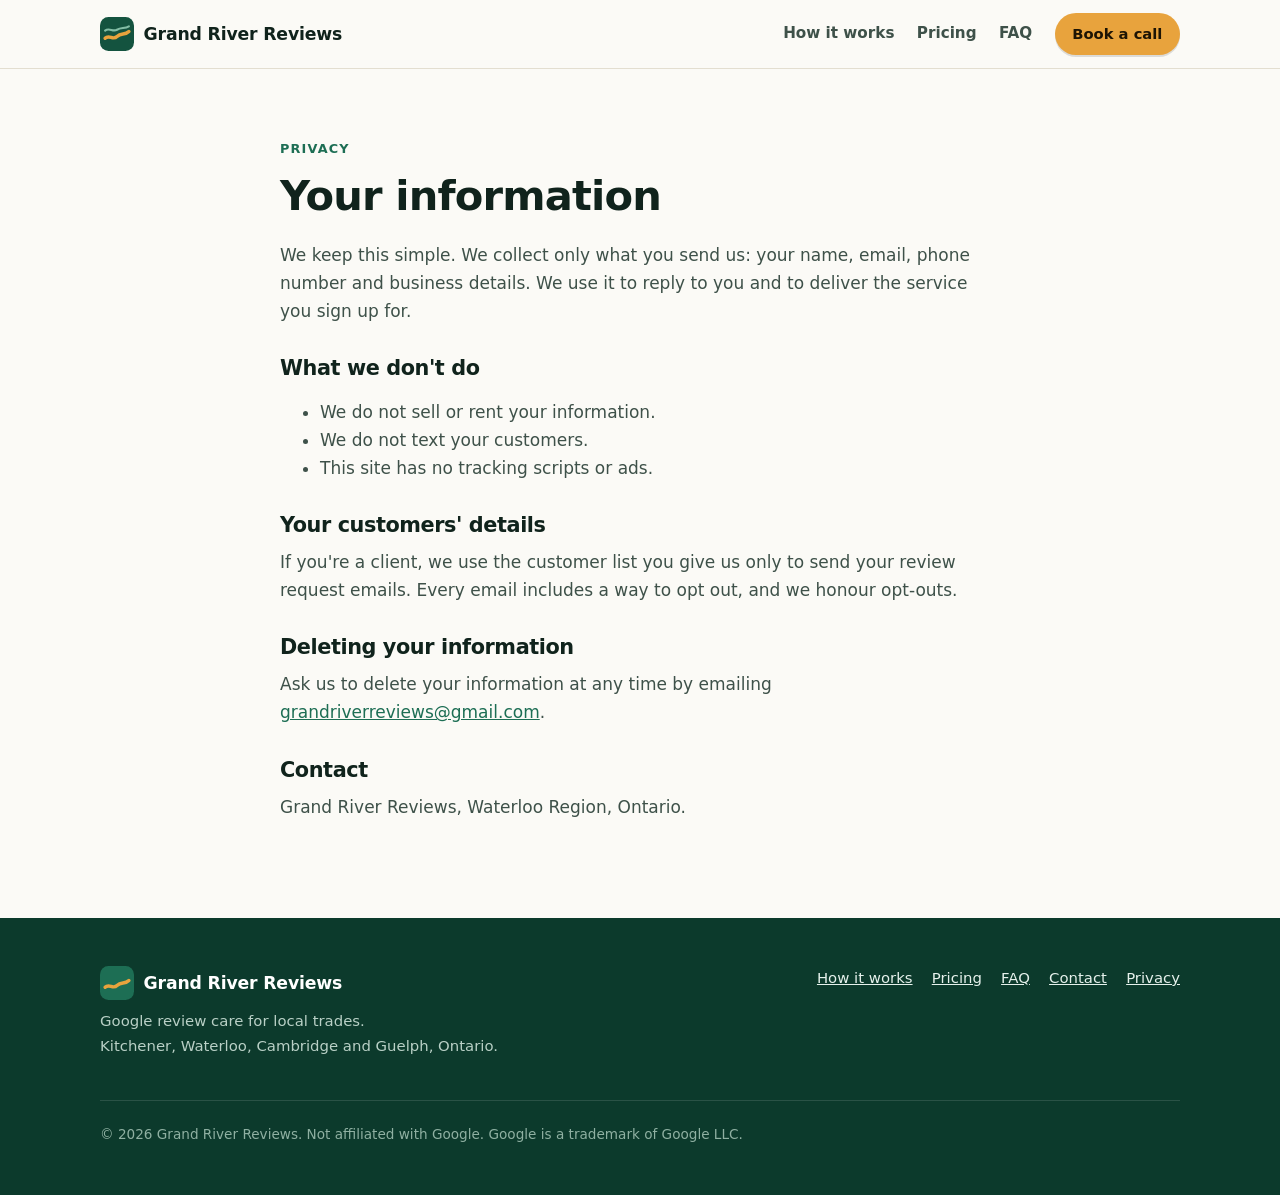
<file: privacy.html>
<!doctype html>
<html lang="en-CA">
<head>
<meta charset="utf-8">
<meta name="viewport" content="width=device-width, initial-scale=1">
<title>Privacy | Grand River Reviews</title>
<meta name="description" content="How Grand River Reviews handles your information.">
<meta name="theme-color" content="#14533f">
<link rel="icon" href="data:image/svg+xml,%3Csvg xmlns='http://www.w3.org/2000/svg' viewBox='0 0 40 40'%3E%3Crect width='40' height='40' rx='10' fill='%2314533f'/%3E%3Cpath d='M6 25c5-5 9 3 14-2s9-1 14-6' fill='none' stroke='%23e8a33d' stroke-width='4' stroke-linecap='round'/%3E%3C/svg%3E">
<link rel="stylesheet" href="style.css">
</head>
<body>
<header class="site-header">
  <div class="wrap">
    <a class="brand" href="./" aria-label="Grand River Reviews home">
      <svg viewBox="0 0 40 40" aria-hidden="true"><rect width="40" height="40" rx="10" fill="#14533f"/><path d="M6 25c5-5 9 3 14-2s9-1 14-6" fill="none" stroke="#e8a33d" stroke-width="4" stroke-linecap="round"/><path d="M6 16c5-4 9 2 14-1s9-1 14-4" fill="none" stroke="#9fd8bf" stroke-width="2.5" stroke-linecap="round" opacity=".8"/></svg>
      Grand River Reviews
    </a>
    <nav class="nav" aria-label="Main">
      <a href="./#how">How it works</a>
      <a href="./#pricing">Pricing</a>
      <a href="./#faq">FAQ</a>
      <a class="btn btn-sm" href="./#contact">Book a call</a>
    </nav>
  </div>
</header>
<main class="page">
  <span class="eyebrow">Privacy</span>
  <h1>Your information</h1>
  <p>We keep this simple. We collect only what you send us: your name, email, phone number and business details. We use it to reply to you and to deliver the service you sign up for.</p>
  <h2>What we don't do</h2>
  <ul>
    <li>We do not sell or rent your information.</li>
    <li>We do not text your customers.</li>
    <li>This site has no tracking scripts or ads.</li>
  </ul>
  <h2>Your customers' details</h2>
  <p>If you're a client, we use the customer list you give us only to send your review request emails. Every email includes a way to opt out, and we honour opt-outs.</p>
  <h2>Deleting your information</h2>
  <p>Ask us to delete your information at any time by emailing <a href="mailto:grandriverreviews@gmail.com">grandriverreviews@gmail.com</a>.</p>
  <h2>Contact</h2>
  <p>Grand River Reviews, Waterloo Region, Ontario.</p>
</main>
<footer class="site-footer">
  <div class="wrap">
    <div>
      <a class="brand" href="./"><svg viewBox="0 0 40 40" aria-hidden="true" width="30" height="30"><rect width="40" height="40" rx="10" fill="#1d6e54"/><path d="M6 25c5-5 9 3 14-2s9-1 14-6" fill="none" stroke="#e8a33d" stroke-width="4" stroke-linecap="round"/></svg>Grand River Reviews</a>
      <p style="margin:0">Google review care for local trades.<br>Kitchener, Waterloo, Cambridge and Guelph, Ontario.</p>
    </div>
    <nav aria-label="Footer"><a href="./#how">How it works</a><a href="./#pricing">Pricing</a><a href="./#faq">FAQ</a><a href="./#contact">Contact</a><a href="privacy.html">Privacy</a></nav>
    <p class="legal">&copy; 2026 Grand River Reviews. Not affiliated with Google. Google is a trademark of Google LLC.</p>
  </div>
</footer>
</body>
</html>
</file>
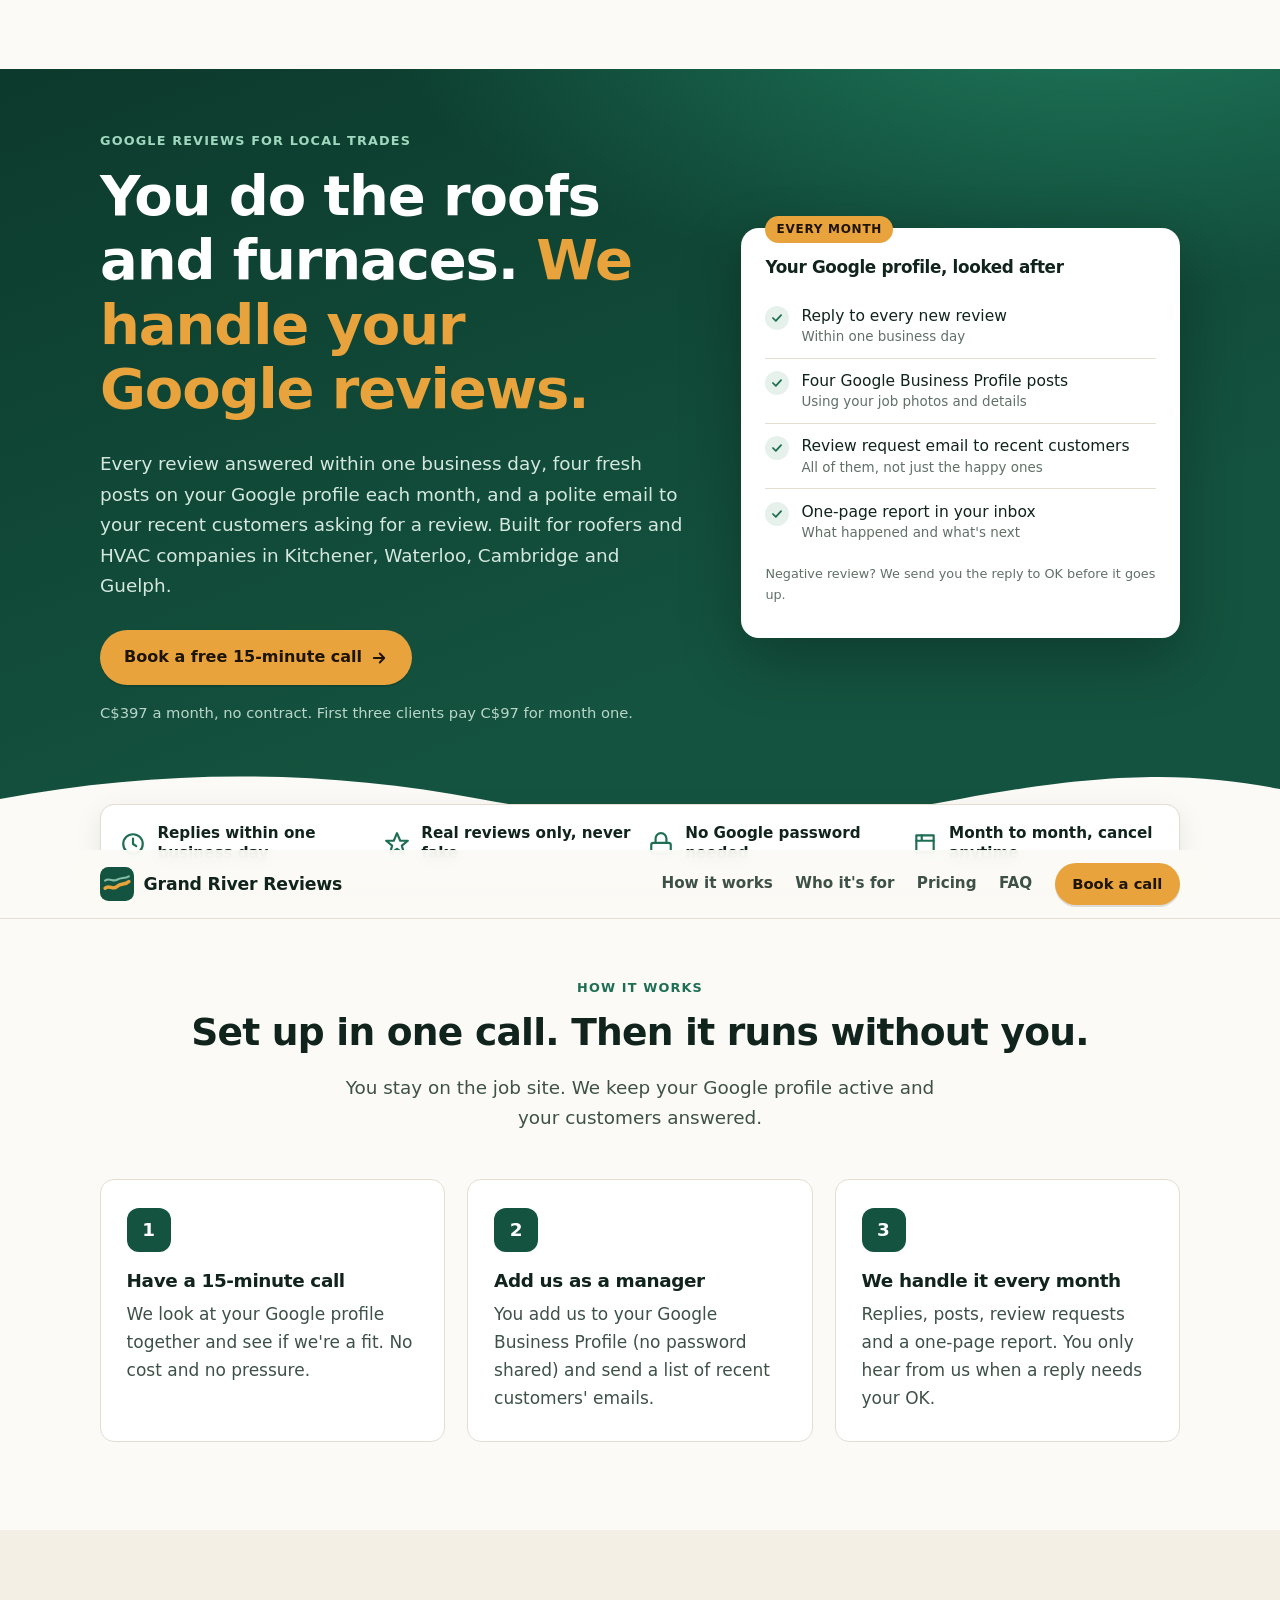
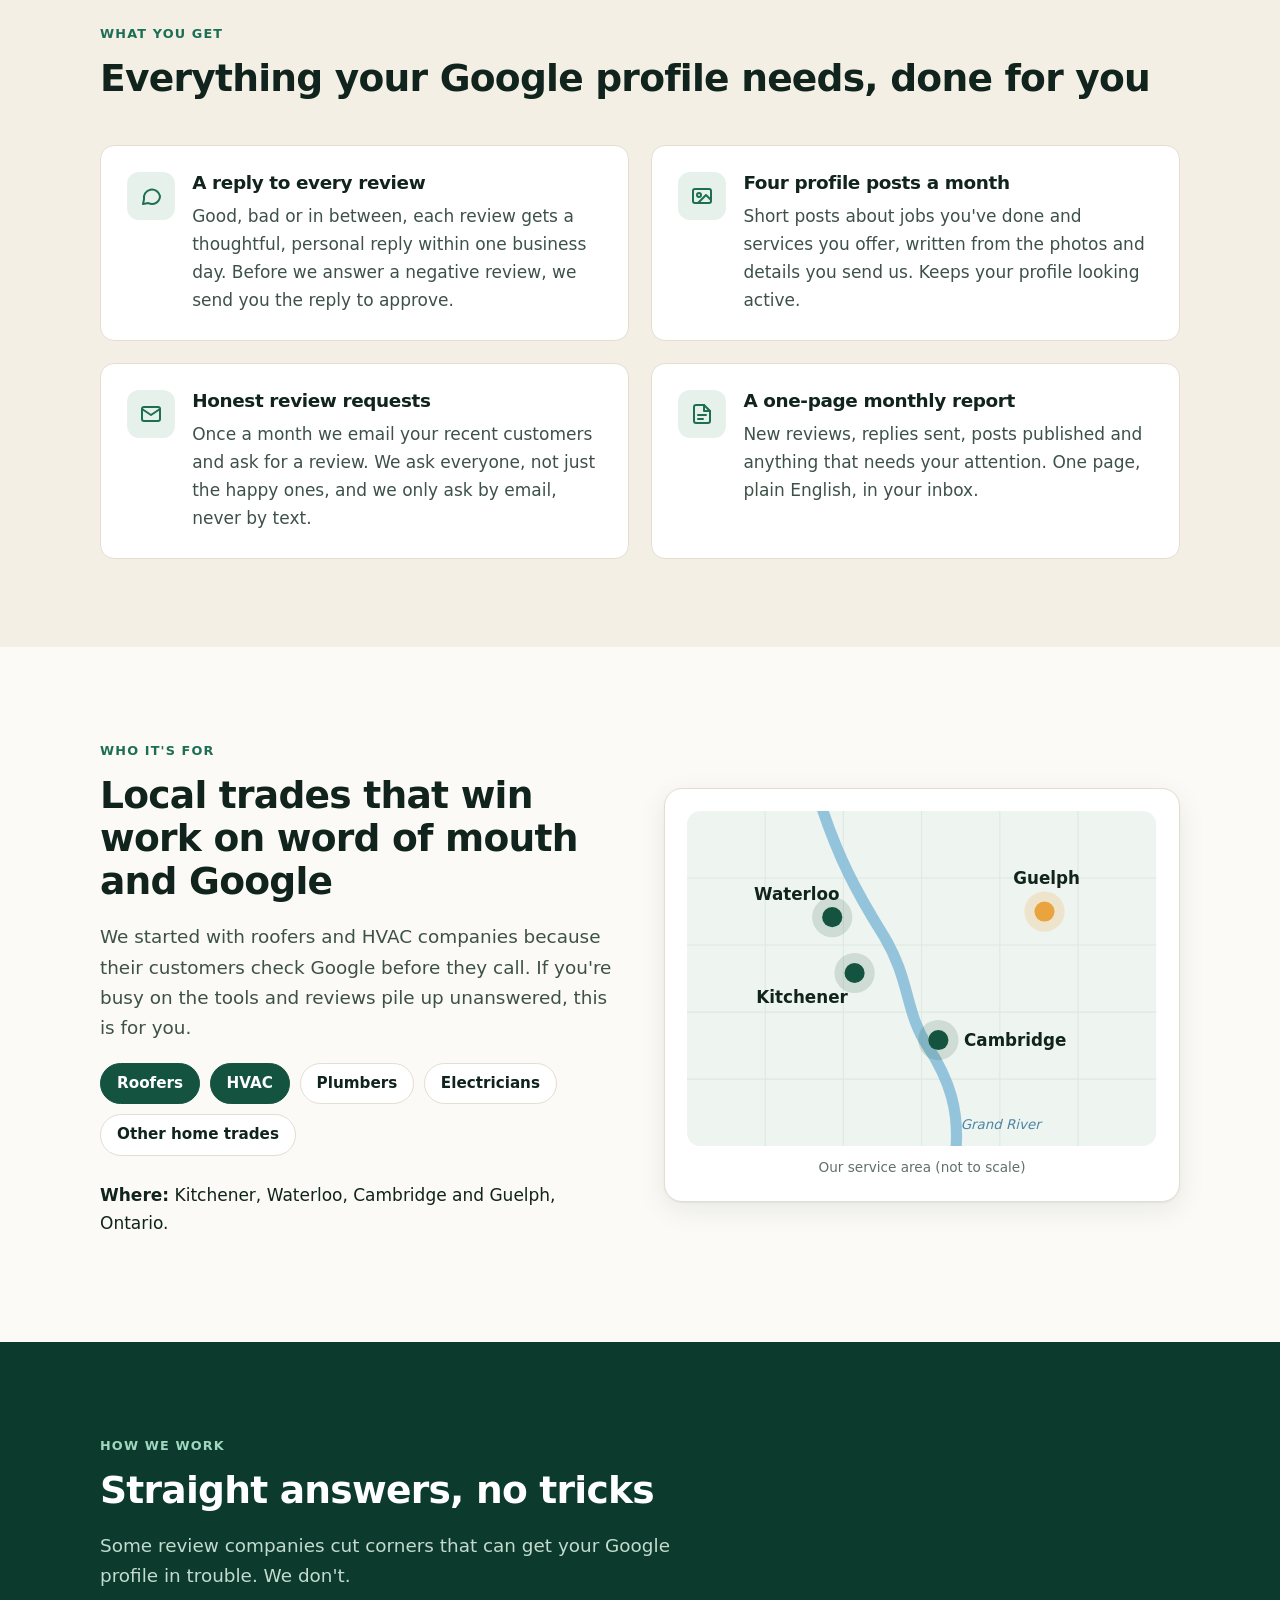
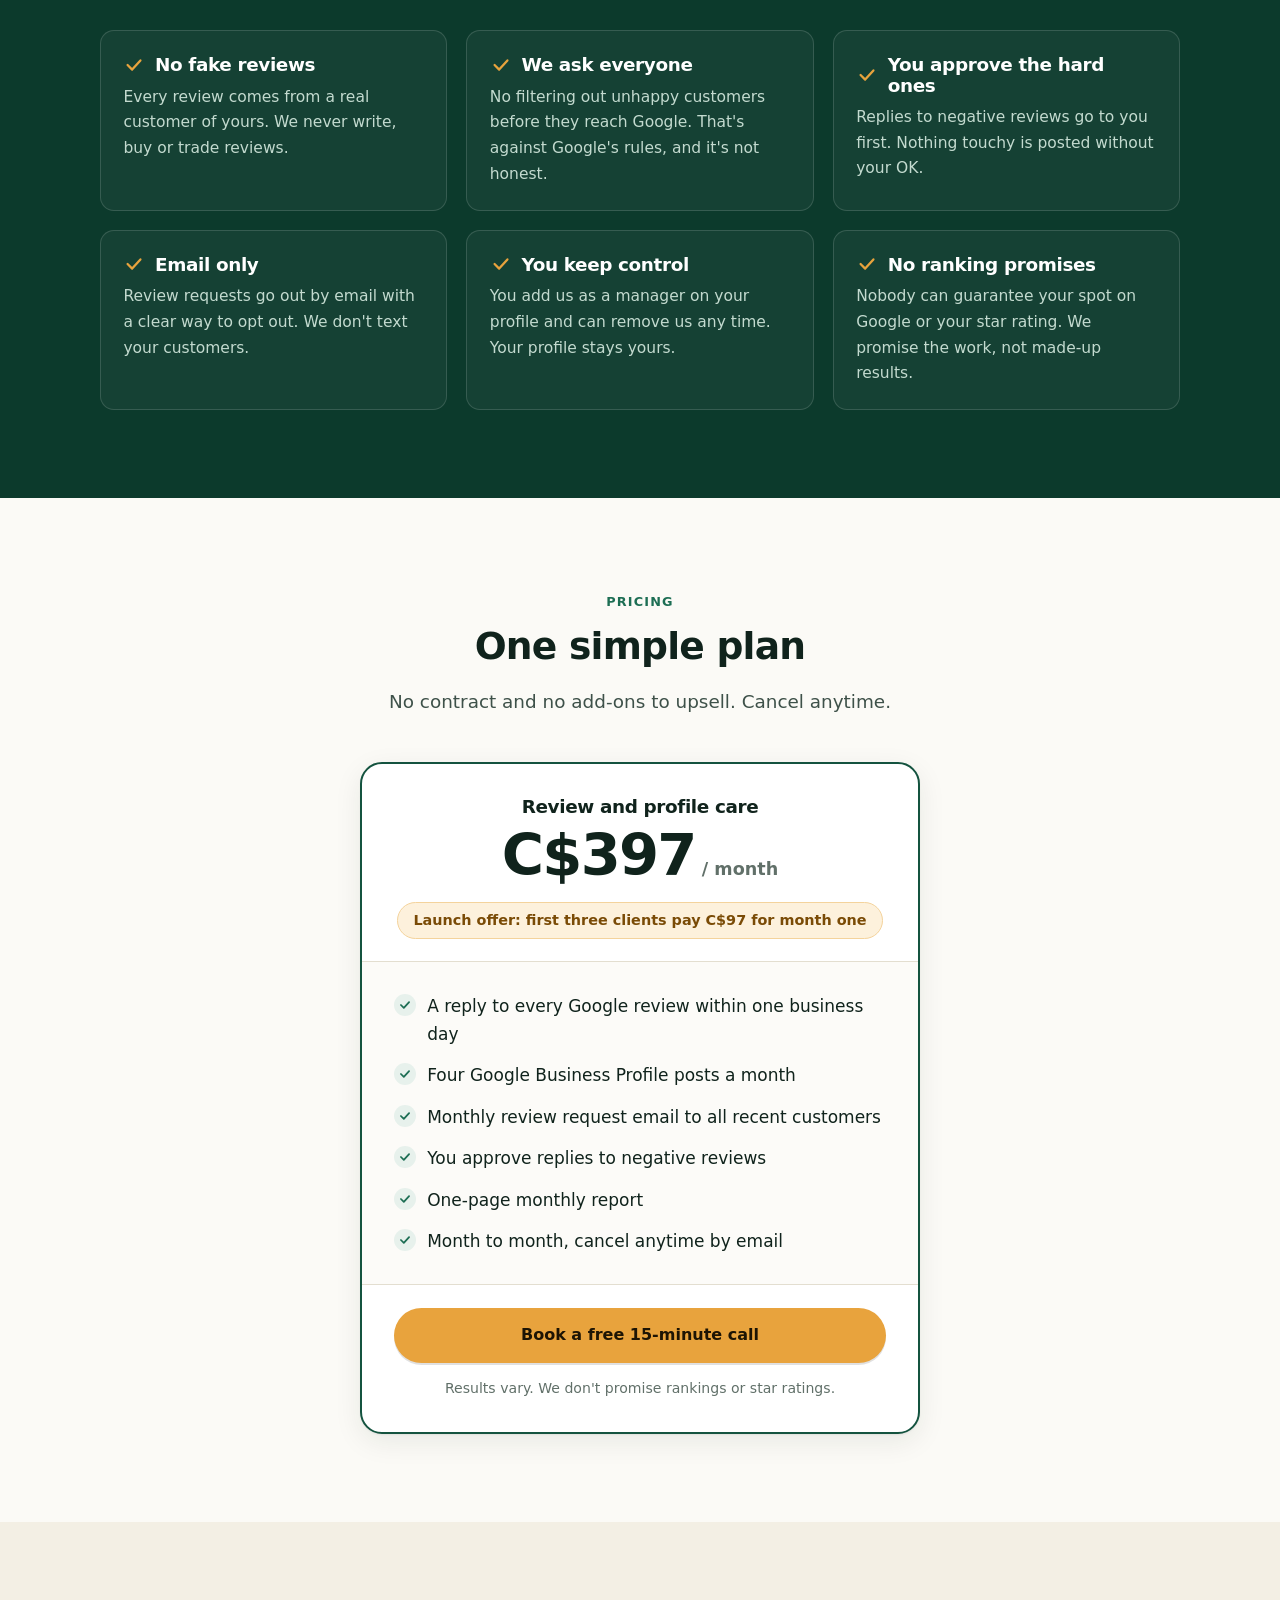
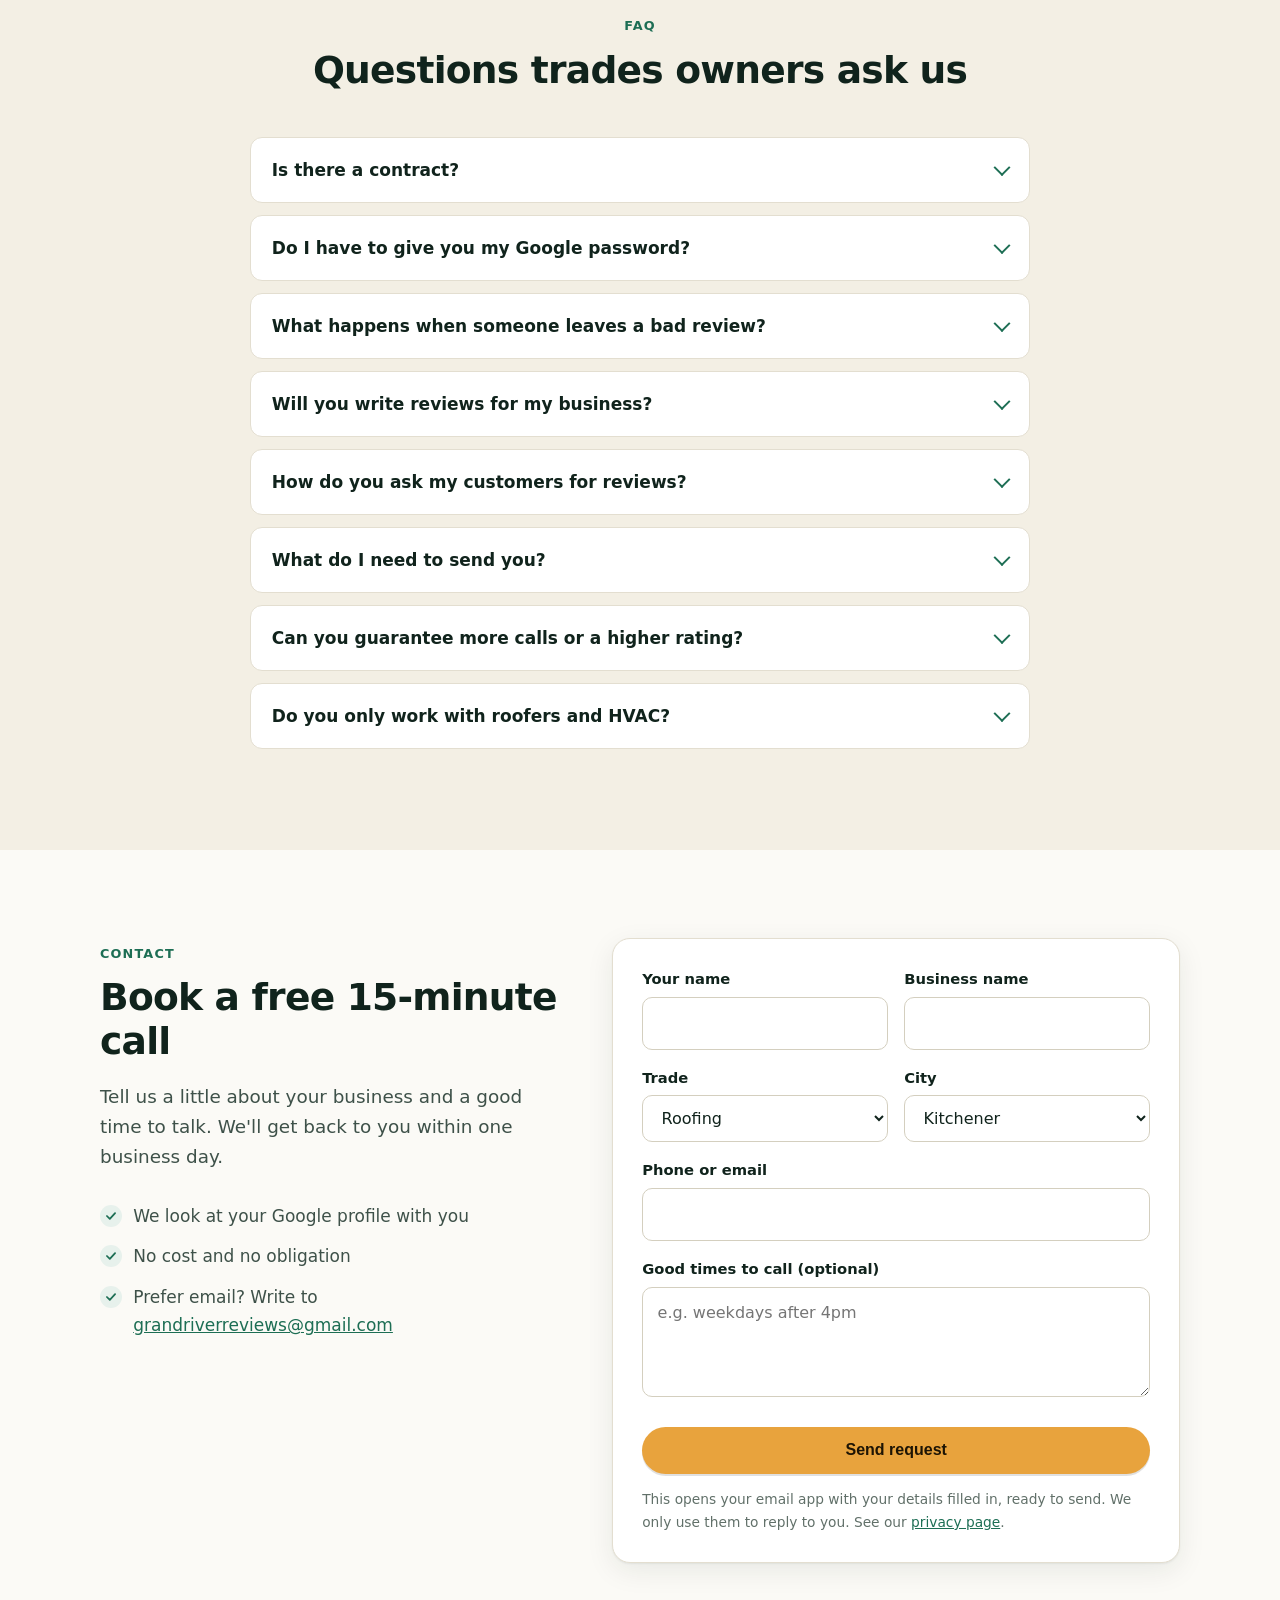
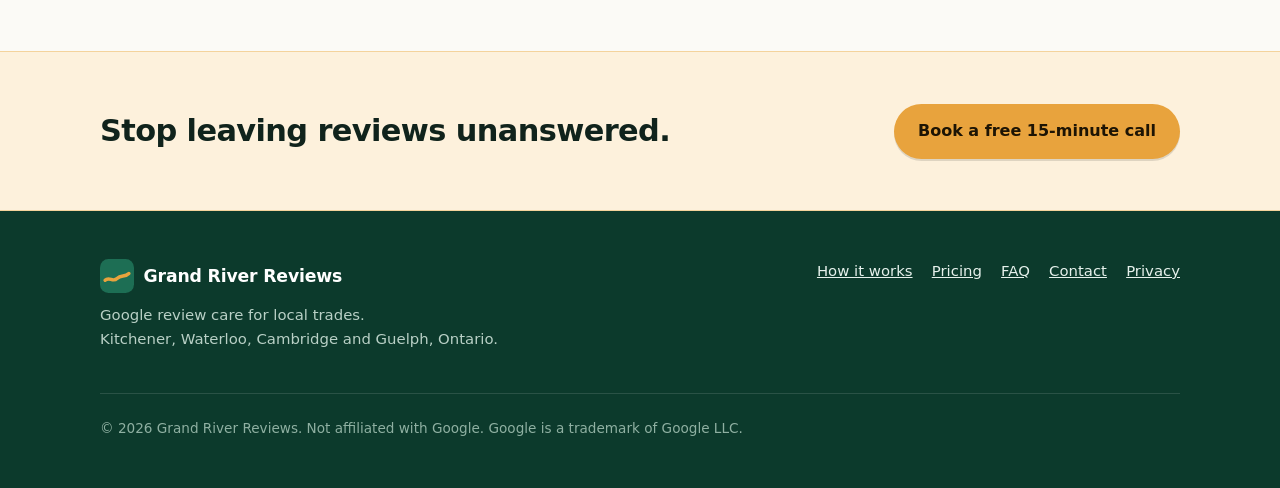
<file: who-it-is-for.html>
<!doctype html>
<html lang="en-CA">
<head>
<meta charset="utf-8">
<meta name="viewport" content="width=device-width, initial-scale=1">
<title>Who it is for | Grand River Reviews</title>
<meta http-equiv="refresh" content="0; url=./#who">
<link rel="canonical" href="https://grandriverreviews.ca/#who">
</head>
<body><p>This page has moved. <a href="./#who">Go to Who it is for</a>.</p></body>
</html>
</file>
<file: style.css>
:root{
  --ink:#10231c;--ink-2:#3e5149;--muted:#617069;
  --bg:#fbfaf6;--paper:#ffffff;--sand:#f3efe4;--line:#e3ded0;
  --river:#14533f;--river-2:#1d6e54;--river-deep:#0c3a2c;--mist:#e7f1ec;
  --sun:#e8a33d;--sun-soft:#fdf1dc;
  --radius:14px;--shadow:0 1px 2px rgba(16,35,28,.06),0 8px 28px rgba(16,35,28,.08);
}
*{box-sizing:border-box}
html{-webkit-text-size-adjust:100%;scroll-behavior:smooth}
body{margin:0;background:var(--bg);color:var(--ink);font:17px/1.65 ui-sans-serif,system-ui,-apple-system,"Segoe UI",Roboto,"Helvetica Neue",Arial,sans-serif}
img,svg{display:block;max-width:100%}
a{color:var(--river-2)}
a:hover{color:var(--river)}
h1,h2,h3{line-height:1.15;letter-spacing:-.02em;margin:0 0 .5em}
h1{font-size:clamp(2.1rem,5.2vw,3.5rem);font-weight:800}
h2{font-size:clamp(1.65rem,3.4vw,2.35rem);font-weight:800}
h3{font-size:1.15rem;font-weight:700}
p{margin:0 0 1em}
.wrap{max-width:1120px;margin:0 auto;padding:0 20px}
.skip{position:absolute;left:-999px}.skip:focus{left:12px;top:12px;background:#fff;padding:8px 12px;z-index:99;border-radius:6px}
.eyebrow{display:inline-block;font-size:.8rem;font-weight:700;letter-spacing:.09em;text-transform:uppercase;color:var(--river-2);margin-bottom:.8rem}
.lead{font-size:1.15rem;color:var(--ink-2);max-width:38rem}
.center{text-align:center}.center .lead{margin-left:auto;margin-right:auto}

/* Buttons */
.btn{display:inline-flex;align-items:center;gap:.5rem;background:var(--sun);color:#1d1404;text-decoration:none;font-weight:700;padding:.9rem 1.5rem;border-radius:999px;border:0;font-size:1rem;cursor:pointer;box-shadow:0 2px 0 rgba(0,0,0,.12);transition:transform .15s,background .15s}
.btn:hover{background:#f0b252;color:#1d1404;transform:translateY(-1px)}
.btn:focus-visible,a:focus-visible,summary:focus-visible,input:focus-visible,textarea:focus-visible,select:focus-visible{outline:3px solid var(--sun);outline-offset:3px}
.btn-ghost{background:transparent;color:inherit;box-shadow:inset 0 0 0 2px currentColor}
.btn-ghost:hover{background:rgba(255,255,255,.1);color:inherit}
.btn-sm{padding:.55rem 1.1rem;font-size:.92rem}

/* Header */
.site-header{position:sticky;top:0;z-index:20;background:rgba(251,250,246,.92);backdrop-filter:saturate(1.4) blur(8px);-webkit-backdrop-filter:saturate(1.4) blur(8px);border-bottom:1px solid var(--line)}
.site-header .wrap{display:flex;align-items:center;justify-content:space-between;gap:1rem;height:68px}
.brand{display:flex;align-items:center;gap:.6rem;color:var(--ink);text-decoration:none;font-weight:800;font-size:1.08rem;letter-spacing:-.01em}
.brand svg{width:34px;height:34px;flex:none}
.nav{display:flex;align-items:center;gap:1.4rem}
.nav a:not(.btn){color:var(--ink-2);text-decoration:none;font-weight:600;font-size:.95rem}
.nav a:not(.btn):hover{color:var(--river)}
@media (max-width:820px){.nav a:not(.btn){display:none}}

/* Hero */
.hero{padding:0;background:radial-gradient(1200px 500px at 85% -10%,#1f7a5c 0,transparent 60%),linear-gradient(160deg,var(--river-deep),var(--river) 70%);color:#fff;position:relative;overflow:hidden}
.hero .wrap{display:grid;grid-template-columns:1.15fr .85fr;gap:3rem;align-items:center;padding-top:3.5rem;padding-bottom:5.5rem}
.hero .eyebrow{color:#9fd8bf}
.hero h1 span{color:var(--sun)}
.hero .lead{color:#d5e8df}
.hero-actions{display:flex;flex-wrap:wrap;gap:.8rem;align-items:center;margin-top:1.8rem}
.hero-note{font-size:.92rem;color:#b9d6c9;margin-top:1rem}
.hero-waves{position:absolute;left:0;right:0;bottom:-1px;width:100%;height:70px;color:var(--bg)}
.month-card{background:var(--paper);color:var(--ink);border-radius:18px;box-shadow:0 20px 60px rgba(0,0,0,.28);padding:1.5rem 1.5rem 1.2rem;position:relative}
.month-card .tag{position:absolute;top:-12px;left:1.5rem;background:var(--sun);color:#1d1404;font-size:.75rem;font-weight:800;letter-spacing:.06em;text-transform:uppercase;padding:.25rem .7rem;border-radius:999px}
.month-card h3{margin:.4rem 0 1rem;font-size:1.05rem}
.month-card ul{list-style:none;padding:0;margin:0}
.month-card li{display:flex;gap:.75rem;align-items:flex-start;padding:.7rem 0;border-top:1px solid var(--line);font-size:.97rem;line-height:1.45}
.month-card li:first-child{border-top:0}
.month-card small{display:block;color:var(--muted);font-size:.84rem}
.tick{flex:none;width:24px;height:24px;border-radius:50%;background:var(--mist);color:var(--river-2);display:grid;place-items:center;margin-top:1px}
.tick svg{width:14px;height:14px}
.month-card .foot{font-size:.8rem;color:var(--muted);margin-top:.6rem}
@media (max-width:900px){.hero .wrap{grid-template-columns:1fr;padding-top:2rem;padding-bottom:4.5rem;gap:2.2rem}}

/* Fact strip */
.facts{margin-top:-1.5rem;position:relative;z-index:2}
.facts ul{list-style:none;margin:0;padding:1.2rem;background:var(--paper);border:1px solid var(--line);border-radius:var(--radius);box-shadow:var(--shadow);display:grid;grid-template-columns:repeat(4,1fr);gap:1rem}
.facts li{display:flex;gap:.7rem;align-items:center;font-weight:600;font-size:.95rem;line-height:1.3}
.facts li svg{flex:none;width:26px;height:26px;color:var(--river-2)}
@media (max-width:900px){.facts ul{grid-template-columns:1fr 1fr}}
@media (max-width:480px){.facts ul{grid-template-columns:1fr}}

/* Sections */
section{padding:5.5rem 0}
.section-head{margin-bottom:2.8rem}
@media (max-width:600px){section{padding:4rem 0}}
.alt{background:var(--sand)}

/* Steps */
.steps{list-style:none;padding:0;margin:0;display:grid;grid-template-columns:repeat(3,1fr);gap:1.4rem;counter-reset:s}
.steps li{background:var(--paper);border:1px solid var(--line);border-radius:var(--radius);padding:1.8rem 1.6rem;position:relative;counter-increment:s}
.steps li::before{content:counter(s);display:grid;place-items:center;width:44px;height:44px;border-radius:12px;background:var(--river);color:#fff;font-weight:800;font-size:1.15rem;margin-bottom:1.1rem}
.steps p{color:var(--ink-2);margin:0}
@media (max-width:860px){.steps{grid-template-columns:1fr}}

/* Features */
.features{display:grid;grid-template-columns:repeat(2,1fr);gap:1.4rem}
.feature{display:flex;gap:1.1rem;background:var(--paper);border:1px solid var(--line);border-radius:var(--radius);padding:1.6rem}
.feature .ic{flex:none;width:48px;height:48px;border-radius:12px;background:var(--mist);color:var(--river-2);display:grid;place-items:center}
.feature .ic svg{width:24px;height:24px}
.feature p{color:var(--ink-2);margin:0}
@media (max-width:760px){.features{grid-template-columns:1fr}}

/* Who */
.who{display:grid;grid-template-columns:1fr 1fr;gap:3rem;align-items:center}
.chips{display:flex;flex-wrap:wrap;gap:.6rem;margin:1.2rem 0 1.6rem;padding:0;list-style:none}
.chips li{background:var(--paper);border:1px solid var(--line);border-radius:999px;padding:.45rem 1rem;font-weight:600;font-size:.95rem}
.chips li.on{background:var(--river);border-color:var(--river);color:#fff}
.map-card{background:var(--paper);border:1px solid var(--line);border-radius:18px;padding:1.4rem;box-shadow:var(--shadow)}
.map-card figcaption{font-size:.85rem;color:var(--muted);margin-top:.6rem;text-align:center}
@media (max-width:860px){.who{grid-template-columns:1fr;gap:2rem}}

/* Promises */
.promises{background:var(--river-deep);color:#e6f1ec}
.promises h2{color:#fff}
.promises .eyebrow{color:#9fd8bf}
.promise-grid{display:grid;grid-template-columns:repeat(3,1fr);gap:1.2rem;margin-top:2.4rem}
.promise{border:1px solid rgba(255,255,255,.14);border-radius:var(--radius);padding:1.4rem;background:rgba(255,255,255,.04)}
.promise h3{color:#fff;display:flex;gap:.6rem;align-items:center}
.promise h3 svg{width:22px;height:22px;color:var(--sun);flex:none}
.promise p{margin:0;color:#c3dacf;font-size:.97rem}
@media (max-width:900px){.promise-grid{grid-template-columns:1fr 1fr}}
@media (max-width:600px){.promise-grid{grid-template-columns:1fr}}

/* Pricing */
.price-card{max-width:560px;margin:0 auto;background:var(--paper);border:2px solid var(--river);border-radius:22px;box-shadow:var(--shadow);overflow:hidden}
.price-top{padding:2rem 2rem 1.4rem;text-align:center}
.price{font-size:3.6rem;font-weight:800;letter-spacing:-.03em;line-height:1;margin:.6rem 0 .2rem}
.price small{font-size:1.1rem;font-weight:600;color:var(--muted);letter-spacing:0}
.offer{display:inline-block;background:var(--sun-soft);color:#7a4b06;border:1px solid #f4d39c;border-radius:999px;padding:.35rem .95rem;font-weight:700;font-size:.9rem;margin-top:.9rem}
.price-list{list-style:none;margin:0;padding:1.4rem 2rem;border-top:1px solid var(--line);background:#fcfbf8}
.price-list li{display:flex;gap:.7rem;padding:.42rem 0;align-items:flex-start}
.price-list .tick{width:22px;height:22px;margin-top:2px}
.price-cta{padding:1.4rem 2rem 2rem;text-align:center;border-top:1px solid var(--line)}
.price-cta .btn{width:100%;justify-content:center}
.fine{font-size:.88rem;color:var(--muted);margin:.9rem 0 0}

/* FAQ */
.faq{max-width:780px;margin:0 auto}
.faq details{background:var(--paper);border:1px solid var(--line);border-radius:12px;margin-bottom:.8rem}
.faq summary{cursor:pointer;list-style:none;padding:1.1rem 3rem 1.1rem 1.3rem;font-weight:700;position:relative}
.faq summary::-webkit-details-marker{display:none}
.faq summary::after{content:"";position:absolute;right:1.3rem;top:50%;width:10px;height:10px;border-right:2.5px solid var(--river-2);border-bottom:2.5px solid var(--river-2);transform:translateY(-70%) rotate(45deg);transition:transform .2s}
.faq details[open] summary::after{transform:translateY(-30%) rotate(-135deg)}
.faq details p{padding:0 1.3rem 1.2rem;margin:0;color:var(--ink-2)}

/* Contact */
.contact{display:grid;grid-template-columns:.9fr 1.1fr;gap:3rem;align-items:start}
.contact-aside ul{list-style:none;padding:0;margin:1.4rem 0 0}
.contact-aside li{display:flex;gap:.7rem;padding:.4rem 0;color:var(--ink-2)}
.contact-aside li .tick{width:22px;height:22px;margin-top:3px}
form.card{background:var(--paper);border:1px solid var(--line);border-radius:18px;padding:1.8rem;box-shadow:var(--shadow)}
.field{margin-bottom:1rem}
.field label{display:block;font-weight:600;font-size:.92rem;margin-bottom:.35rem}
.field input,.field textarea,.field select{width:100%;font:inherit;font-size:1rem;padding:.75rem .9rem;border:1.5px solid #d4cfbf;border-radius:10px;background:#fff;color:var(--ink)}
.field textarea{min-height:110px;resize:vertical}
.row2{display:grid;grid-template-columns:1fr 1fr;gap:1rem}
form.card .btn{width:100%;justify-content:center;margin-top:.4rem}
.form-note{font-size:.86rem;color:var(--muted);margin:.9rem 0 0}
@media (max-width:860px){.contact{grid-template-columns:1fr;gap:2rem}}
@media (max-width:480px){.row2{grid-template-columns:1fr;gap:0}}

/* Final CTA + footer */
.cta-band{background:var(--sun-soft);border-top:1px solid #f4d39c;border-bottom:1px solid #f4d39c;padding:3.2rem 0}
.cta-band .wrap{display:flex;align-items:center;justify-content:space-between;gap:1.5rem;flex-wrap:wrap}
.cta-band h2{margin:0;font-size:clamp(1.4rem,2.6vw,1.9rem)}
.site-footer{background:var(--river-deep);color:#b9d0c6;padding:3rem 0 2.2rem;font-size:.93rem}
.site-footer .wrap{display:flex;justify-content:space-between;gap:2rem;flex-wrap:wrap}
.site-footer .brand{color:#fff;margin-bottom:.6rem}
.site-footer a{color:#e6f1ec}
.site-footer nav{display:flex;gap:1.2rem;flex-wrap:wrap}
.site-footer .legal{width:100%;border-top:1px solid rgba(255,255,255,.12);padding-top:1.4rem;margin-top:.6rem;font-size:.85rem;color:#8fb0a2}

/* Simple text page (privacy) */
.page{max-width:760px;margin:0 auto;padding:4rem 20px 5rem}
.page h1{font-size:clamp(2rem,4vw,2.6rem)}
.page h2{font-size:1.3rem;margin-top:2rem}
.page p,.page li{color:var(--ink-2)}

@media (prefers-reduced-motion:reduce){html{scroll-behavior:auto}.btn{transition:none}}
</file>
